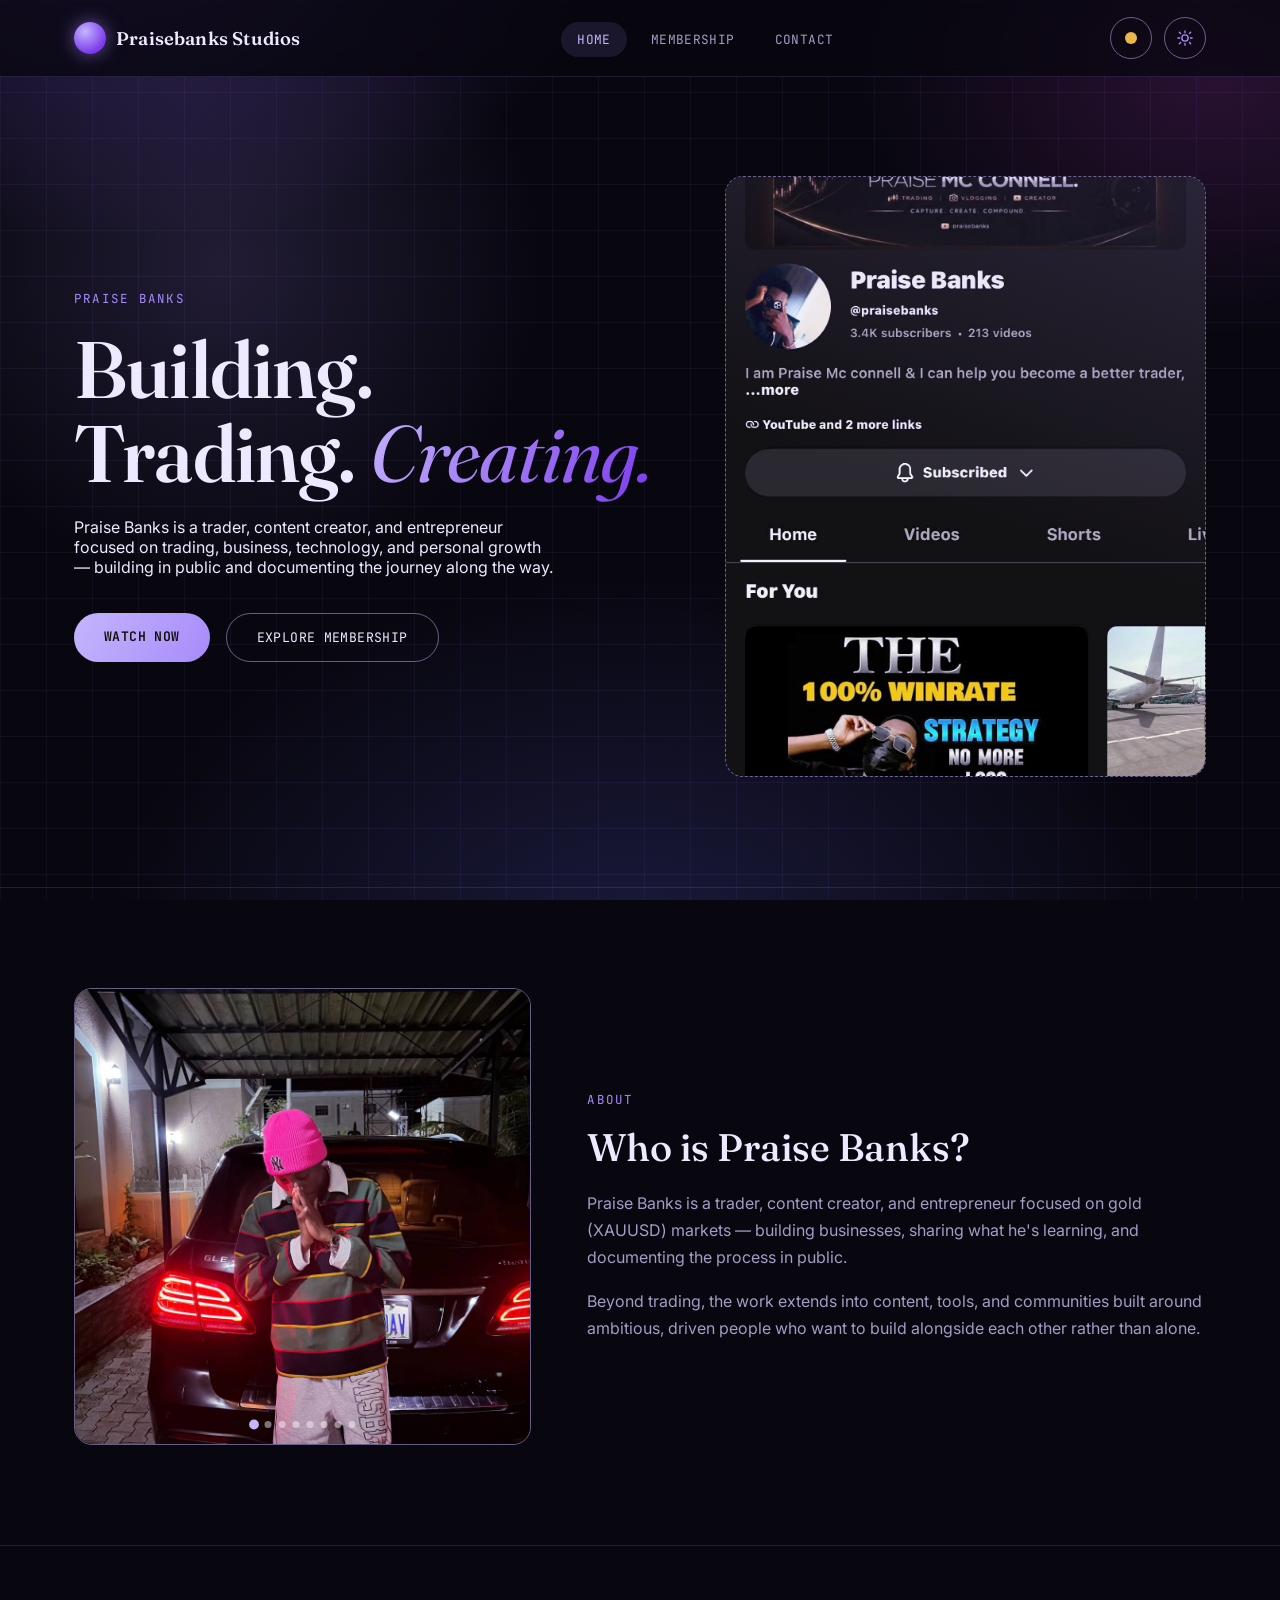
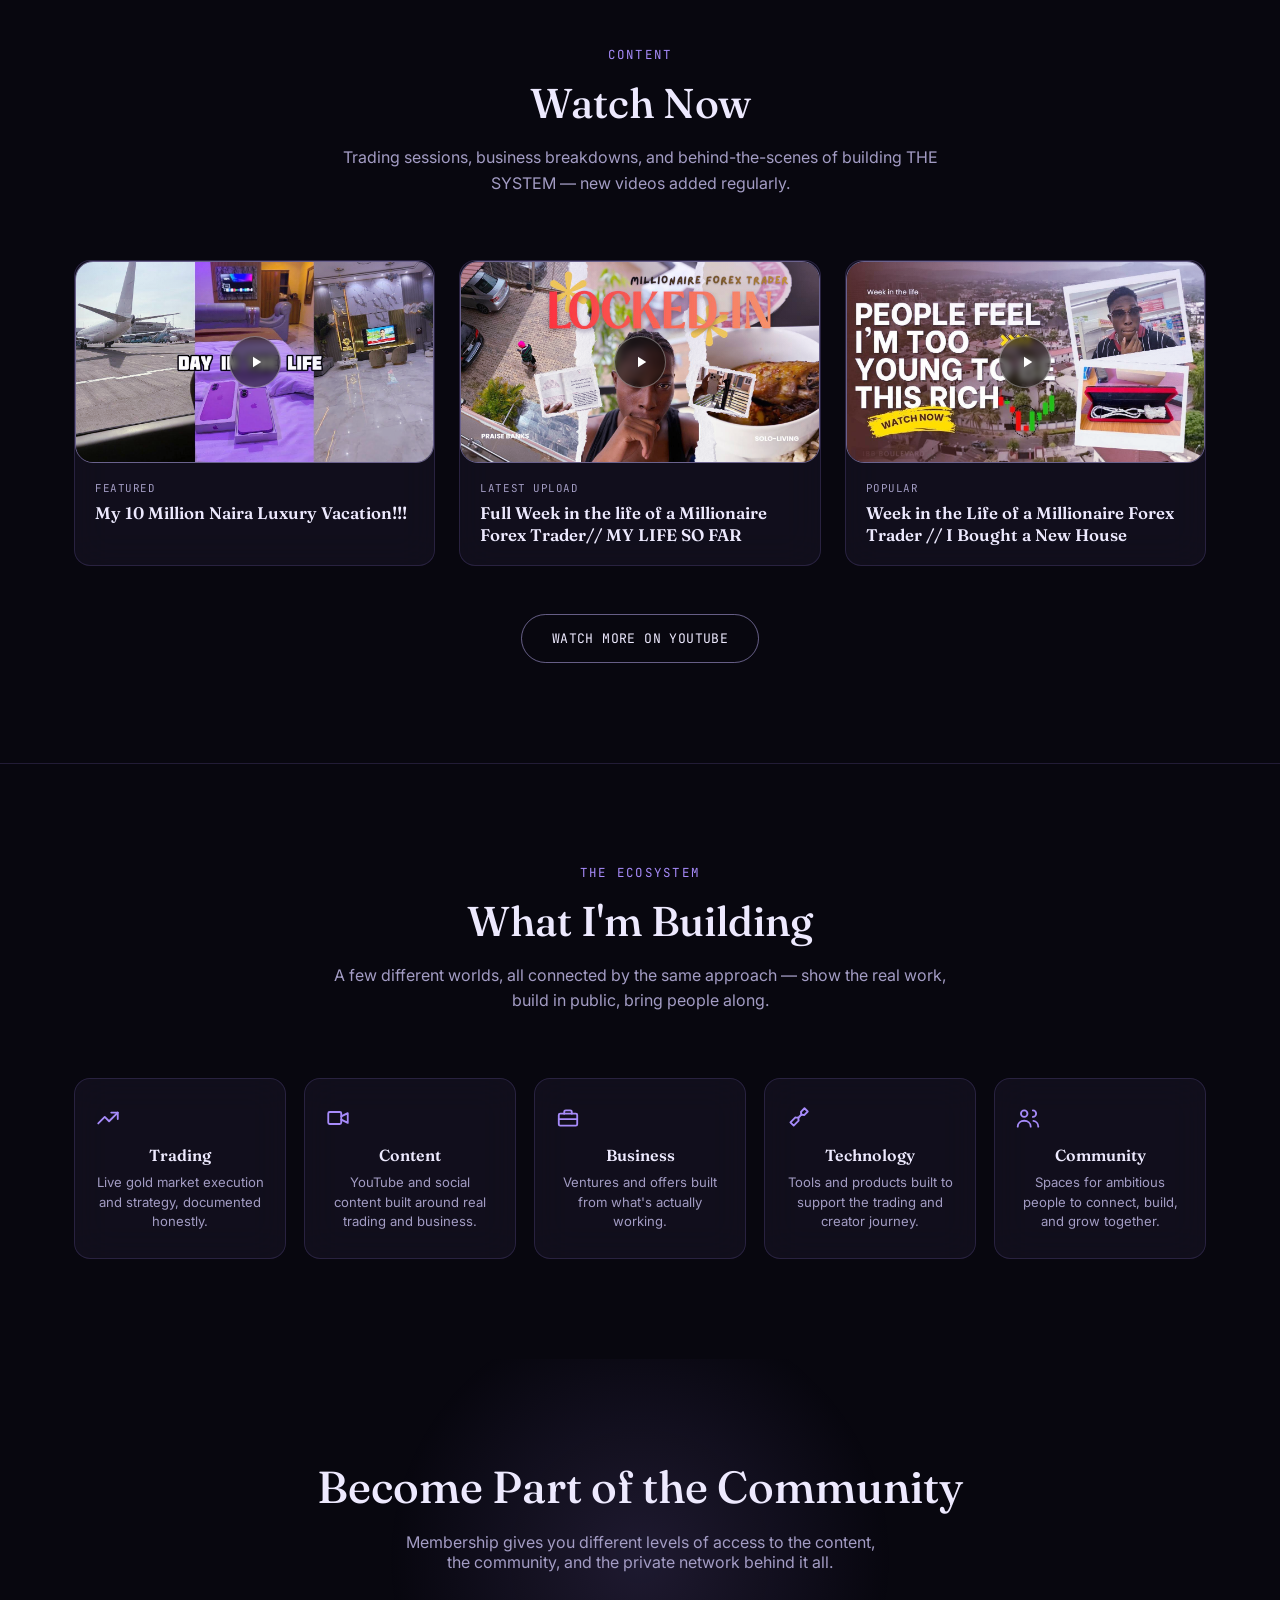
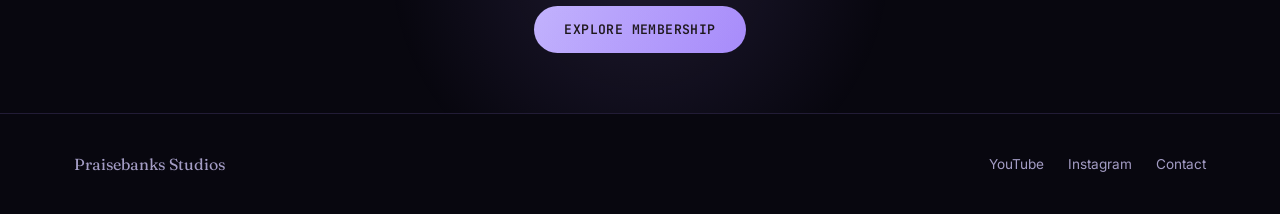
<file: index.html>
<!DOCTYPE html>
<html lang="en" data-palette="purple" data-mode="dark">
<head>
<meta charset="UTF-8">
<meta name="viewport" content="width=device-width, initial-scale=1.0">
<title>Praise Banks — Trader, Creator, Builder</title>
<link rel="icon" type="image/svg+xml" href="data:image/svg+xml,%3Csvg xmlns='http://www.w3.org/2000/svg' viewBox='0 0 64 64'%3E%3Cdefs%3E%3CradialGradient id='g' cx='38%25' cy='32%25' r='75%25'%3E%3Cstop offset='0%25' stop-color='%23b79bf5'/%3E%3Cstop offset='100%25' stop-color='%236d4fbf'/%3E%3C/radialGradient%3E%3C/defs%3E%3Crect width='64' height='64' rx='14' fill='%230b0a08'/%3E%3Ccircle cx='32' cy='32' r='19' fill='url(%23g)'/%3E%3C/svg%3E">
<link rel="preconnect" href="https://fonts.googleapis.com">
<link rel="preconnect" href="https://fonts.gstatic.com" crossorigin>
<link href="https://fonts.googleapis.com/css2?family=Fraunces:opsz,wght@9..144,300;9..144,400;9..144,500;9..144,600;9..144,700&family=Inter:wght@400;500;600&family=JetBrains+Mono:wght@400;500;600&display=swap" rel="stylesheet">
<link rel="stylesheet" href="shared.css">
<link rel="stylesheet" href="home.css">
</head>
<body>

<!-- Page transition loader: SVG progress bar, shows automatically on any
     internal navigation with a guaranteed minimum visible duration. -->
<div class="page-loader" id="pageLoader" aria-hidden="true">
  <svg class="page-loader-svg" viewBox="0 0 100 4" preserveAspectRatio="none">
    <rect class="page-loader-track" x="0" y="0" width="100" height="4"></rect>
    <rect class="page-loader-fill" id="pageLoaderFill" x="0" y="0" width="100" height="4"></rect>
  </svg>
</div>

<!-- Full-screen dim mask with a centered 3D-style orbiting-rings SVG loader.
     Runs in sync with the top progress bar above. -->
<div class="page-loader-mask" id="pageLoaderMask" aria-hidden="true">
  <div class="loader-3d">
    <svg class="loader-ring-svg loader-ring-a" viewBox="0 0 100 100">
      <defs>
        <linearGradient id="loaderGrad" x1="0%" y1="0%" x2="100%" y2="100%">
          <stop class="loader-stop-a" offset="0%"></stop>
          <stop class="loader-stop-b" offset="100%"></stop>
        </linearGradient>
      </defs>
      <circle class="loader-ring-stroke" cx="50" cy="50" r="42" stroke-width="1.5" opacity="0.35"></circle>
      <circle class="loader-dot loader-dot-a" cx="92" cy="50" r="5"></circle>
    </svg>
    <svg class="loader-ring-svg loader-ring-b" viewBox="0 0 100 100">
      <circle class="loader-ring-stroke" cx="50" cy="50" r="42" stroke-width="1.2" opacity="0.3"></circle>
      <circle class="loader-dot loader-dot-b" cx="92" cy="50" r="4.2"></circle>
    </svg>
    <svg class="loader-ring-svg loader-ring-c" viewBox="0 0 100 100">
      <circle class="loader-ring-stroke" cx="50" cy="50" r="42" stroke-width="1" opacity="0.22"></circle>
      <circle class="loader-dot loader-dot-c" cx="92" cy="50" r="3.5"></circle>
    </svg>
    <svg class="loader-core-svg" viewBox="0 0 100 100">
      <circle class="loader-core" cx="50" cy="50" r="7"></circle>
    </svg>
  </div>
</div>

<!-- Runs immediately, before anything else on the page, so an in-progress
     page transition stays visible with zero gap — no waiting for the full
     main.js file (loaded later, at the end of body) to arrive first. -->
<script>
(function () {
  try {
    if (sessionStorage.getItem('pb-transition-start')) {
      document.getElementById('pageLoader').classList.add('active');
      document.getElementById('pageLoaderMask').classList.add('active');
      var fillEl = document.getElementById('pageLoaderFill');
      fillEl.style.transition = 'none';
      fillEl.style.transform = 'scaleX(0.7)';
    }
  } catch (err) { /* sessionStorage unavailable (e.g. private mode) — ignore */ }
})();
</script>

<nav>
  <div class="wrap">
    <a href="index.html" class="brand"><span class="mark"></span><span class="name">Praisebanks Studios</span></a>
    <ul class="nav-links">
      <li><a href="index.html" class="nav-link active" aria-current="page">Home</a></li>
      <li><a href="membership.html" class="nav-link">Membership</a></li>
      <li><a href="contact.html" class="nav-link">Contact</a></li>
    </ul>
    <div class="nav-right">
      <button class="palette-toggle" id="paletteToggle" aria-label="Switch color theme between gold and purple">
        <svg class="icon-to-gold" viewBox="0 0 24 24"><circle cx="12" cy="12" r="8" fill="#e8b84b"/></svg>
        <svg class="icon-to-purple" viewBox="0 0 24 24"><circle cx="12" cy="12" r="8" fill="#a78bfa"/></svg>
      </button>
      <button class="theme-toggle" id="themeToggle" aria-label="Toggle light and dark mode">
        <svg class="icon-sun" viewBox="0 0 24 24" fill="none" stroke="currentColor" stroke-width="1.8" stroke-linecap="round"><circle cx="12" cy="12" r="4.2"/><path d="M12 2.5v2.4M12 19.1v2.4M4.4 4.4l1.7 1.7M17.9 17.9l1.7 1.7M2.5 12h2.4M19.1 12h2.4M4.4 19.6l1.7-1.7M17.9 6.1l1.7-1.7"/></svg>
        <svg class="icon-moon" viewBox="0 0 24 24" fill="none" stroke="currentColor" stroke-width="1.8" stroke-linecap="round" stroke-linejoin="round"><path d="M20.5 14.7A8.5 8.5 0 1 1 9.3 3.5a7 7 0 0 0 11.2 11.2Z"/></svg>
      </button>
      <button class="menu-toggle" id="menuToggle" aria-label="Toggle menu" aria-expanded="false">
        <span></span><span></span><span></span>
      </button>
    </div>
  </div>
</nav>
<div class="mobile-overlay" id="mobileOverlay">
  <button class="mobile-overlay-close" id="mobileOverlayClose" aria-label="Close menu">&times;</button>
  <a href="index.html" class="mobile-overlay-link active" aria-current="page">Home</a>
  <a href="membership.html" class="mobile-overlay-link">Membership</a>
  <a href="contact.html" class="mobile-overlay-link">Contact</a>
</div>

<!-- ============ HERO ============ -->
<section class="intro-hero">
  <div class="wrap">
    <div>
      <div class="eyebrow">Praise Banks</div>
      <h1>Building. Trading. <em>Creating.</em></h1>
      <p>Praise Banks is a trader, content creator, and entrepreneur focused on trading, business, technology, and personal growth — building in public and documenting the journey along the way.</p>
      <div class="hero-actions">
        <a class="btn-primary" href="#watch">Watch Now</a>
        <a class="btn-ghost" href="membership.html">Explore Membership</a>
      </div>
    </div>
    <div class="img-placeholder media-frame" role="img" aria-label="Praise Banks YouTube channel">
      <img src="images/hero-channel.jpg" alt="Praise Banks YouTube channel page">
    </div>
  </div>
</section>

<!-- ============ ABOUT ============ -->
<section class="about">
  <div class="wrap">
    <div class="about-slideshow" aria-label="Photos of Praise Banks">
      <div class="slide active"><img src="images/slide-01.jpg" alt="Praise Banks"></div>
      <div class="slide"><img src="images/slide-02.jpg" alt="Praise Banks"></div>
      <div class="slide"><img src="images/slide-03.jpg" alt="Praise Banks"></div>
      <div class="slide"><img src="images/slide-04.jpg" alt="Praise Banks"></div>
      <div class="slide"><img src="images/slide-05.jpg" alt="Praise Banks"></div>
      <div class="slide"><img src="images/slide-06.jpg" alt="Praise Banks"></div>
      <div class="slide"><img src="images/slide-07.jpg" alt="Praise Banks"></div>
      <div class="slide"><img src="images/slide-08.jpg" alt="Praise Banks"></div>
      <div class="slideshow-dots">
        <button class="active" aria-label="Slide 1"></button>
        <button aria-label="Slide 2"></button>
        <button aria-label="Slide 3"></button>
        <button aria-label="Slide 4"></button>
        <button aria-label="Slide 5"></button>
        <button aria-label="Slide 6"></button>
        <button aria-label="Slide 7"></button>
        <button aria-label="Slide 8"></button>
      </div>
    </div>
    <div class="about-copy">
      <div class="eyebrow">About</div>
      <h2>Who is Praise Banks?</h2>
      <p>Praise Banks is a trader, content creator, and entrepreneur focused on gold (XAUUSD) markets — building businesses, sharing what he's learning, and documenting the process in public.</p>
      <p>Beyond trading, the work extends into content, tools, and communities built around ambitious, driven people who want to build alongside each other rather than alone.</p>
    </div>
  </div>
</section>

<!-- ============ WATCH NOW ============ -->
<section class="watch-now" id="watch">
  <div class="wrap">
    <div class="section-head">
      <div class="eyebrow">Content</div>
      <h2>Watch Now</h2>
      <p>Trading sessions, business breakdowns, and behind-the-scenes of building THE SYSTEM — new videos added regularly.</p>
    </div>
    <div class="video-grid">
      <a class="video-card" href="https://youtu.be/islNsD-AgdE?si=B0fhp9G1GIPI69iL" target="_blank" rel="noopener">
        <div class="video-thumb media-frame">
          <img src="images/video-featured.jpg" alt="My 10 Million Naira Luxury Vacation!!! thumbnail">
          <div class="play-btn"><span><svg viewBox="0 0 24 24" fill="currentColor"><path d="M8 5v14l11-7z"/></svg></span></div>
        </div>
        <div class="video-info">
          <span class="video-label">Featured</span>
          <h3>My 10 Million Naira Luxury Vacation!!!</h3>
        </div>
      </a>
      <a class="video-card" href="https://youtu.be/pZjhqaFzwzk?si=QSX8kgxTStxgOCfb" target="_blank" rel="noopener">
        <div class="video-thumb media-frame">
          <img src="images/video-latest.jpg" alt="Full Week in the life of a Millionaire Forex Trader// MY LIFE SO FAR">
          <div class="play-btn"><span><svg viewBox="0 0 24 24" fill="currentColor"><path d="M8 5v14l11-7z"/></svg></span></div>
        </div>
        <div class="video-info">
          <span class="video-label">Latest upload</span>
          <h3>Full Week in the life of a Millionaire Forex Trader// MY LIFE SO FAR</h3>
        </div>
      </a>
      <a class="video-card" href="https://youtu.be/9UzXkX_WsuM?si=tNo1rd0cEZvp7kFr" target="_blank" rel="noopener">
        <div class="video-thumb media-frame">
          <img src="images/video-popular.jpg" alt="Week in the life of a Millionaire Forex trader — I Bought A New House thumbnail">
          <div class="play-btn"><span><svg viewBox="0 0 24 24" fill="currentColor"><path d="M8 5v14l11-7z"/></svg></span></div>
        </div>
        <div class="video-info">
          <span class="video-label">Popular</span>
          <h3>Week in the Life of a Millionaire Forex Trader // I Bought a New House</h3>
        </div>
      </a>
    </div>
    <div class="watch-now-footer">
      <a class="btn-ghost" href="https://youtube.com/@praisebanks?si=7B3ha9k2T8dchtSO" target="_blank" rel="noopener">Watch More on YouTube</a>
    </div>
  </div>
</section>

<!-- ============ WHAT I'M BUILDING ============ -->
<section class="building">
  <div class="wrap">
    <div class="section-head">
      <div class="eyebrow">The Ecosystem</div>
      <h2>What I'm Building</h2>
      <p>A few different worlds, all connected by the same approach — show the real work, build in public, bring people along.</p>
    </div>
    <div class="building-grid">
      <div class="building-item">
        <span class="building-icon"><svg viewBox="0 0 24 24" fill="none" stroke="currentColor" stroke-width="1.7" stroke-linecap="round" stroke-linejoin="round"><path d="M3 17l6-6l4 4l8-8"/><path d="M15 7h6v6"/></svg></span>
        <h3>Trading</h3>
        <p>Live gold market execution and strategy, documented honestly.</p>
      </div>
      <div class="building-item">
        <span class="building-icon"><svg viewBox="0 0 24 24" fill="none" stroke="currentColor" stroke-width="1.7" stroke-linecap="round" stroke-linejoin="round"><rect x="3" y="6.5" width="12" height="11" rx="1.3"/><path d="M15 10.5L21 7.5V16.5L15 13.5"/></svg></span>
        <h3>Content</h3>
        <p>YouTube and social content built around real trading and business.</p>
      </div>
      <div class="building-item">
        <span class="building-icon"><svg viewBox="0 0 24 24" fill="none" stroke="currentColor" stroke-width="1.7" stroke-linecap="round" stroke-linejoin="round"><rect x="3.5" y="8" width="17" height="11" rx="1.3"/><path d="M8.5 8V6.3c0-.7.6-1.3 1.4-1.3h4.2c.8 0 1.4.6 1.4 1.3V8"/><path d="M3.5 13h17"/></svg></span>
        <h3>Business</h3>
        <p>Ventures and offers built from what's actually working.</p>
      </div>
      <div class="building-item">
        <span class="building-icon"><svg viewBox="0 0 24 24" fill="none" stroke="currentColor" stroke-width="1.7" stroke-linecap="round" stroke-linejoin="round"><path d="M14.7 6.3a4 4 0 0 1-5.1 5.1L5 16l3 3l4.6-4.6a4 4 0 0 1 5.1-5.1L21 6l-3-3l-3.3 3.3Z"/></svg></span>
        <h3>Technology</h3>
        <p>Tools and products built to support the trading and creator journey.</p>
      </div>
      <div class="building-item">
        <span class="building-icon"><svg viewBox="0 0 24 24" fill="none" stroke="currentColor" stroke-width="1.7" stroke-linecap="round" stroke-linejoin="round"><path d="M8.5 11a3 3 0 1 0 0-6 3 3 0 0 0 0 6Z"/><path d="M2.5 20c0-3.3 2.7-5.5 6-5.5s6 2.2 6 5.5"/><path d="M16.5 11a3 3 0 1 0 0-6"/><path d="M21.5 20c0-2.8-2.1-5-4.5-5.4"/></svg></span>
        <h3>Community</h3>
        <p>Spaces for ambitious people to connect, build, and grow together.</p>
      </div>
    </div>
  </div>
</section>

<!-- ============ MEMBERSHIP CTA ============ -->
<section class="footer-cta">
  <div class="wrap">
    <h2>Become Part of the Community</h2>
    <p>Membership gives you different levels of access to the content, the community, and the private network behind it all.</p>
    <a class="btn-primary" href="membership.html">Explore Membership</a>
  </div>
</section>

<footer>
  <div class="wrap">
    <div class="footer-brand">Praisebanks Studios</div>
    <div class="footer-links">
      <a href="https://youtube.com/@praisebanks?si=7B3ha9k2T8dchtSO" target="_blank" rel="noopener">YouTube</a>
      <a href="https://instagram.com/praisebanks" target="_blank" rel="noopener">Instagram</a>
      <a href="contact.html">Contact</a>
    </div>
  </div>
</footer>

<script src="main.js"></script>
</body>
</html>
</file>
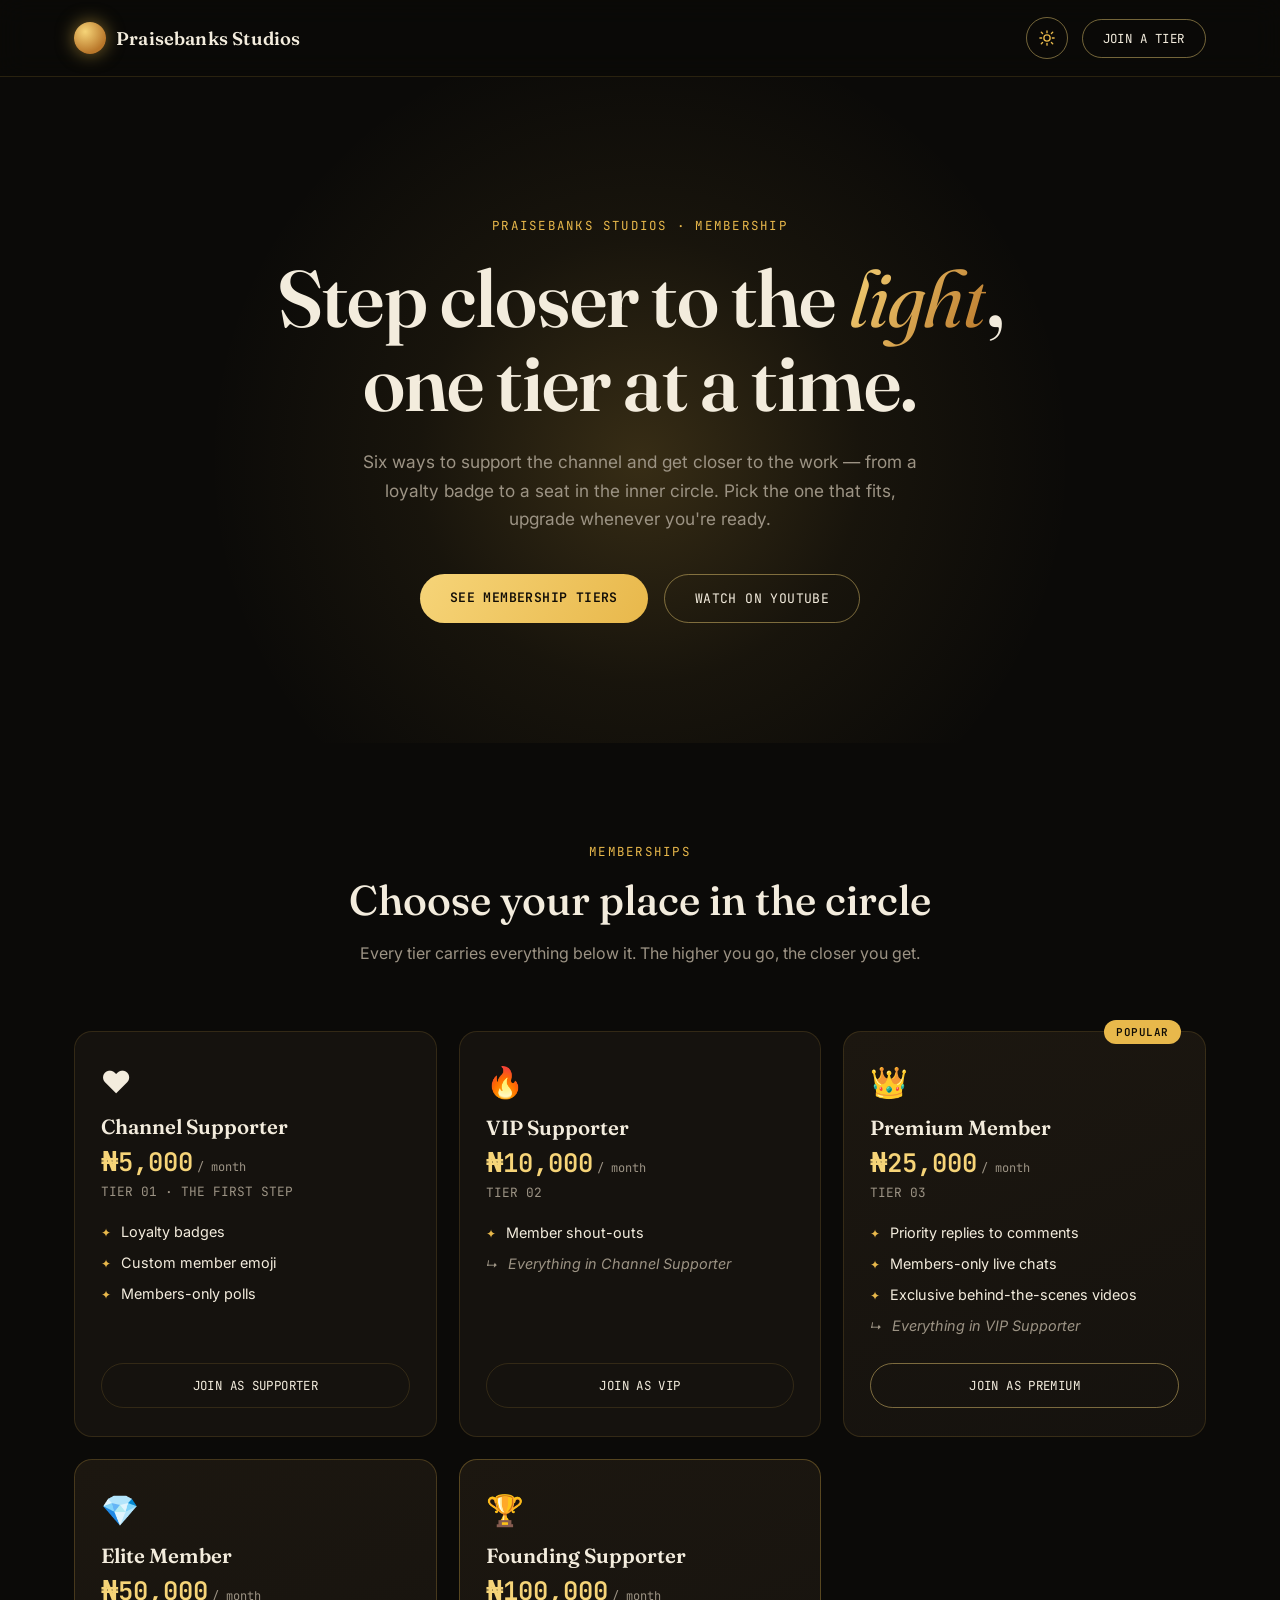
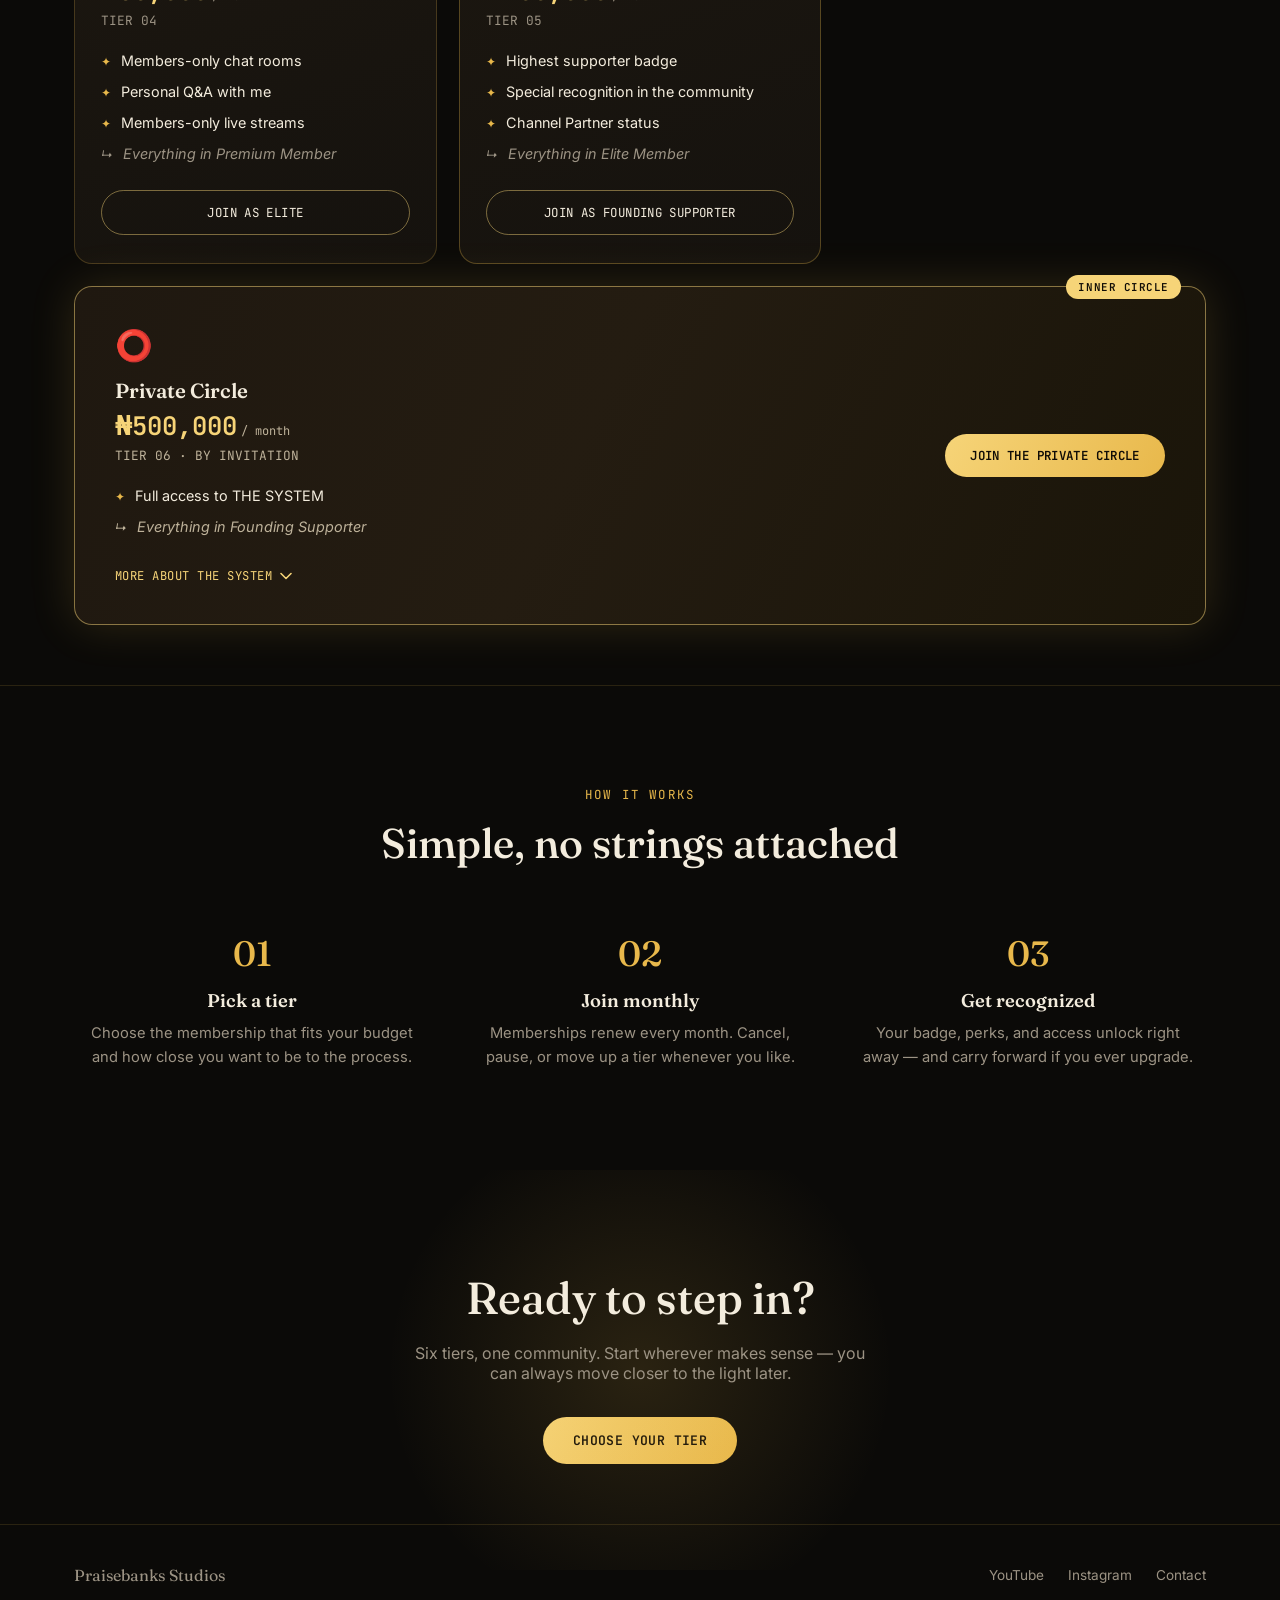
<file: Praise Banks Studious/index.html>
<!DOCTYPE html>
<html lang="en">
<head>
<meta charset="UTF-8">
<meta name="viewport" content="width=device-width, initial-scale=1.0">
<title>Praisebanks Studios — Memberships</title>
<link rel="icon" type="image/svg+xml" href="data:image/svg+xml,%3Csvg xmlns='http://www.w3.org/2000/svg' viewBox='0 0 64 64'%3E%3Cdefs%3E%3CradialGradient id='g' cx='38%25' cy='32%25' r='75%25'%3E%3Cstop offset='0%25' stop-color='%23f6d478'/%3E%3Cstop offset='100%25' stop-color='%23b9772a'/%3E%3C/radialGradient%3E%3C/defs%3E%3Crect width='64' height='64' rx='14' fill='%230b0a08'/%3E%3Ccircle cx='32' cy='32' r='19' fill='url(%23g)'/%3E%3C/svg%3E">
<link rel="preconnect" href="https://fonts.googleapis.com">
<link rel="preconnect" href="https://fonts.gstatic.com" crossorigin>
<link href="https://fonts.googleapis.com/css2?family=Fraunces:opsz,wght@9..144,300;9..144,400;9..144,500;9..144,600;9..144,700&family=Inter:wght@400;500;600&family=JetBrains+Mono:wght@400;500;600&display=swap" rel="stylesheet">
<style>
  :root{
    --bg: #0b0a08;
    --panel: #15120e;
    --panel-elevated: #1c1710;
    --gold: #e8b84b;
    --gold-bright: #f6d478;
    --amber: #b9772a;
    --text: #f3ecdd;
    --text-muted: #9c9384;
    --border: rgba(232,184,74,0.14);
    --border-bright: rgba(246,212,120,0.45);
    --glow-rgb: 232,184,74;
    --nav-bg: rgba(11,10,8,0.72);
    --card-shadow: none;
    --card-shadow-elevated: none;
    --card-shadow-t6: none;
  }

  [data-theme="light"]{
    --bg: #fbf1de;
    --panel: #fffaf0;
    --panel-elevated: #fff1d2;
    --gold: #a8601c;
    --gold-bright: #c9791f;
    --amber: #8a4e18;
    --text: #2a1f10;
    --text-muted: #7d6c50;
    --border: rgba(168,96,28,0.18);
    --border-bright: rgba(168,96,28,0.5);
    --glow-rgb: 201,121,31;
    --nav-bg: rgba(251,241,222,0.78);
    --card-shadow: 0 6px 28px rgba(120,74,16,0.10);
    --card-shadow-elevated: 0 14px 44px rgba(120,74,16,0.16);
    --card-shadow-t6: 0 18px 56px rgba(120,74,16,0.22);
  }

  [data-theme="light"] body{
    background:
      radial-gradient(ellipse 900px 500px at 50% -10%, rgba(233,166,64,0.24), transparent 60%),
      linear-gradient(180deg, #fef8ec 0%, #fbf1de 55%, #f7e8c9 100%);
  }
  [data-theme="light"] .tier-card{ box-shadow: var(--card-shadow); }
  [data-theme="light"] .tier-card.t3,
  [data-theme="light"] .tier-card.t4,
  [data-theme="light"] .tier-card.t5{ box-shadow: var(--card-shadow-elevated); }
  [data-theme="light"] .tier-card.t6{ box-shadow: var(--card-shadow-t6); }

  *{ box-sizing: border-box; margin:0; padding:0; }
  html{ scroll-behavior: smooth; }

  body{
    background: var(--bg);
    color: var(--text);
    font-family: 'Inter', sans-serif;
    -webkit-font-smoothing: antialiased;
    overflow-x: hidden;
    transition: background-color .35s ease, color .35s ease;
  }

  @media (prefers-reduced-motion: reduce){
    *{ animation-duration: 0.01ms !important; animation-iteration-count: 1 !important; transition-duration: 0.01ms !important; scroll-behavior: auto !important; }
  }

  a{ color: inherit; text-decoration: none; }
  :focus-visible{ outline: 2px solid var(--gold-bright); outline-offset: 3px; }

  .wrap{ max-width: 1180px; margin: 0 auto; padding: 0 24px; }

  /* ---------- NAV ---------- */
  nav{
    position: sticky; top:0; z-index: 50;
    backdrop-filter: blur(14px);
    background: var(--nav-bg);
    border-bottom: 1px solid var(--border);
  }
  nav .wrap{ display:flex; align-items:center; justify-content:space-between; height: 76px; }
  .brand{ display:flex; align-items:center; gap:10px; font-family:'Fraunces', serif; font-weight:600; font-size: 1.15rem; letter-spacing: 0.01em; }
  .brand .mark{
    width: 32px; height: 32px; border-radius: 50%;
    background: radial-gradient(circle at 35% 30%, var(--gold-bright), var(--amber) 70%);
    box-shadow: 0 0 18px rgba(var(--glow-rgb),0.55);
    flex-shrink: 0;
  }
  .nav-cta{
    font-family:'JetBrains Mono', monospace; font-size: 0.78rem; letter-spacing: 0.04em;
    text-transform: uppercase; padding: 10px 20px; border: 1px solid var(--border-bright);
    border-radius: 999px; transition: all .25s ease; white-space: nowrap;
  }
  .nav-cta:hover{ background: var(--gold); color:#100c06; box-shadow: 0 0 24px rgba(var(--glow-rgb),0.4); }

  .nav-right{ display:flex; align-items:center; gap: 14px; }

  .theme-toggle{
    width: 42px; height: 42px; border-radius: 50%;
    border: 1px solid var(--border-bright); background: transparent;
    display:flex; align-items:center; justify-content:center; cursor:pointer;
    color: var(--gold); transition: all .25s ease; flex-shrink:0;
  }
  .theme-toggle:hover{ background: rgba(var(--glow-rgb),0.1); }
  .theme-toggle svg{ width: 18px; height: 18px; }
  .theme-toggle .icon-moon{ display:none; }
  [data-theme="light"] .theme-toggle .icon-sun{ display:none; }
  [data-theme="light"] .theme-toggle .icon-moon{ display:block; }

  /* ---------- HERO ---------- */
  .hero{
    position: relative;
    padding: 140px 0 120px;
    text-align: center;
    overflow: hidden;
  }
  .hero::before{
    content:''; position:absolute; top: -10%; left:50%; transform: translateX(-50%);
    width: 900px; height: 900px; max-width: 200vw;
    background: radial-gradient(circle, rgba(var(--glow-rgb),0.20) 0%, rgba(var(--glow-rgb),0.06) 35%, transparent 68%);
    pointer-events:none;
    animation: breathe 8s ease-in-out infinite;
  }
  @keyframes breathe{ 0%,100%{ opacity:0.85; } 50%{ opacity:1; } }

  .eyebrow{
    position:relative; font-family:'JetBrains Mono', monospace; font-size: 0.78rem;
    letter-spacing: 0.18em; text-transform: uppercase; color: var(--gold);
    margin-bottom: 22px;
  }
  h1{
    position:relative;
    font-family:'Fraunces', serif; font-weight: 600; font-optical-sizing: auto;
    font-size: clamp(2.5rem, 6.5vw, 5rem);
    line-height: 1.05;
    letter-spacing: -0.01em;
    max-width: 820px; margin: 0 auto 24px;
  }
  h1 em{
    font-style: italic; font-weight: 400;
    background: linear-gradient(120deg, var(--gold-bright), var(--amber));
    -webkit-background-clip: text; background-clip: text; color: transparent;
  }
  .hero p{
    position:relative;
    max-width: 560px; margin: 0 auto 40px;
    color: var(--text-muted); font-size: 1.08rem; line-height: 1.65;
  }
  .hero-actions{ position:relative; display:flex; gap:16px; justify-content:center; flex-wrap: wrap; }
  .btn-primary, .btn-ghost{
    font-family:'JetBrains Mono', monospace; font-size: 0.82rem; letter-spacing:0.03em;
    text-transform: uppercase; padding: 15px 30px; border-radius: 999px; transition: all .25s ease;
    display:inline-block;
  }
  .btn-primary{ background: linear-gradient(120deg, var(--gold-bright), var(--gold)); color:#100c06; font-weight:600; }
  .btn-primary:hover{ box-shadow: 0 0 32px rgba(var(--glow-rgb),0.5); transform: translateY(-2px); }
  .btn-ghost{ border: 1px solid var(--border-bright); }
  .btn-ghost:hover{ background: rgba(var(--glow-rgb),0.08); }

  /* ---------- SECTION HEADS ---------- */
  .section-head{ text-align:center; max-width: 640px; margin: 0 auto 64px; }
  .section-head .eyebrow{ margin-bottom: 16px; }
  .section-head h2{
    font-family:'Fraunces', serif; font-weight: 500; font-size: clamp(1.8rem, 3.6vw, 2.6rem);
    line-height: 1.2; margin-bottom: 16px;
  }
  .section-head p{ color: var(--text-muted); font-size: 1rem; line-height: 1.6; }

  /* ---------- TIERS ---------- */
  .tiers{ padding: 100px 0 60px; }
  .tier-grid{
    display: grid; grid-template-columns: repeat(3, 1fr); gap: 22px;
  }
  .tier-card{
    position: relative;
    background: var(--panel);
    border: 1px solid var(--border);
    border-radius: 18px;
    padding: 32px 26px 28px;
    display: flex; flex-direction: column;
    transition: transform .3s ease, box-shadow .3s ease, border-color .3s ease;
    --glow: 0.08;
  }
  .tier-card:hover{ transform: translateY(-6px); border-color: var(--border-bright); }
  .tier-card::after{
    content:''; position:absolute; inset:0; border-radius:18px; pointer-events:none;
    box-shadow: 0 0 0 rgba(var(--glow-rgb),0);
    transition: box-shadow .3s ease;
  }
  .tier-card:hover::after{ box-shadow: 0 0 40px rgba(var(--glow-rgb), var(--glow)); }

  /* Ascending glow — later tiers glow more, feel more "elevated" */
  .tier-card.t1{ --glow: 0.10; }
  .tier-card.t2{ --glow: 0.16; }
  .tier-card.t3{ --glow: 0.24; background: linear-gradient(160deg, var(--panel-elevated), var(--panel)); }
  .tier-card.t4{ --glow: 0.32; background: linear-gradient(160deg, var(--panel-elevated), var(--panel)); border-color: rgba(var(--glow-rgb),0.22); }
  .tier-card.t5{ --glow: 0.42; background: linear-gradient(160deg, var(--panel-elevated), var(--panel)); border-color: rgba(var(--glow-rgb),0.30); }
  .tier-card.t6{
    --glow: 0.55; grid-column: span 3;
    background: linear-gradient(115deg, #1f1810, #241c11 45%, #1a1509);
    border: 1px solid rgba(246,212,120,0.5);
    box-shadow: 0 0 46px rgba(var(--glow-rgb),0.16);
    padding: 40px 40px;
    flex-direction: row; align-items: center; gap: 36px; justify-content: space-between; flex-wrap: wrap;
    /* This card is always the dark "inner circle" accent, regardless of site theme —
       lock its text colors so they stay readable against its own dark background. */
    --text: #f3ecdd;
    --text-muted: #beb29a;
    --gold: #e8b84b;
    --gold-bright: #f6d478;
    --glow-rgb: 232,184,74;
  }
  .tier-card.t6 .tier-body{ flex: 1; min-width: 260px; }
  .tier-card.t6 .tier-cta{ align-self: center; min-width: 220px; }

  .tier-icon{ font-size: 1.9rem; margin-bottom: 14px; display:block; }
  .tier-name{ font-family:'Fraunces', serif; font-weight: 600; font-size: 1.28rem; margin-bottom: 6px; }
  .tier-price{
    font-family:'JetBrains Mono', monospace; font-size: 1.6rem; font-weight: 600;
    color: var(--gold-bright); margin-bottom: 4px;
  }
  .tier-price span{ font-size: 0.75rem; color: var(--text-muted); font-weight: 400; margin-left: 4px; }
  .tier-sub{ font-size: 0.8rem; color: var(--text-muted); margin-bottom: 22px; font-family:'JetBrains Mono', monospace; }

  .tier-features{ list-style:none; display:flex; flex-direction:column; gap: 11px; margin-bottom: 26px; flex:1; }
  .tier-features li{ display:flex; gap: 10px; font-size: 0.9rem; color: var(--text); line-height:1.4; align-items:flex-start; }
  .tier-features li::before{
    content:'✦'; color: var(--gold); font-size: 0.75rem; margin-top: 3px; flex-shrink:0;
  }
  .tier-features li.inherit{ color: var(--text-muted); font-style: italic; }
  .tier-features li.inherit::before{ content:'↳'; color: var(--text-muted); }

  .tier-cta{
    display:block; text-align:center; padding: 13px 20px; border-radius: 999px;
    font-family:'JetBrains Mono', monospace; font-size: 0.78rem; letter-spacing:0.03em;
    text-transform: uppercase; border: 1px solid var(--border-bright);
    transition: all .25s ease;
  }
  .tier-card.t1 .tier-cta, .tier-card.t2 .tier-cta{ border-color: var(--border); }
  .tier-cta:hover{ background: var(--gold); color:#100c06; box-shadow: 0 0 22px rgba(var(--glow-rgb),0.4); }
  .tier-card.t6 .tier-cta{ background: linear-gradient(120deg, var(--gold-bright), var(--gold)); color:#100c06; font-weight:600; border:none; }
  .tier-card.t6 .tier-cta:hover{ box-shadow: 0 0 32px rgba(var(--glow-rgb),0.55); }

  .system-toggle{
    display: inline-flex; align-items: center; gap: 8px;
    background: none; border: none; cursor: pointer;
    font-family:'JetBrains Mono', monospace; font-size: 0.76rem; letter-spacing: 0.04em;
    text-transform: uppercase; color: var(--gold-bright);
    padding: 0; margin-top: 4px;
  }
  .system-toggle .chev{ transition: transform .3s ease; }
  .system-toggle[aria-expanded="true"] .chev{ transform: rotate(180deg); }
  .system-toggle:hover{ color: var(--gold); }

  .system-panel{
    max-height: 0; overflow: hidden; transition: max-height .4s ease, margin-top .4s ease;
    margin-top: 0;
  }
  .system-panel.open{ max-height: 900px; margin-top: 18px; }
  .system-list{
    list-style: none; display: flex; flex-direction: column; gap: 10px;
    border-top: 1px solid rgba(var(--glow-rgb),0.18); padding-top: 18px;
  }
  .system-intro{
    font-family: 'Fraunces', serif; font-style: italic; font-weight: 400;
    font-size: 0.98rem; line-height: 1.55; color: var(--gold-bright);
    border-top: 1px solid rgba(var(--glow-rgb),0.18); padding-top: 18px;
  }
  .system-panel .system-list{ border-top: none; padding-top: 16px; }
  .system-list li{
    display: flex; gap: 10px; align-items: flex-start;
    font-size: 0.86rem; line-height: 1.5; color: var(--text);
  }
  .system-list li span{ flex-shrink: 0; }

  .badge-top{
    position:absolute; top:-12px; right: 24px;
    background: var(--gold); color:#100c06; font-family:'JetBrains Mono', monospace;
    font-size: 0.68rem; letter-spacing:0.05em; text-transform:uppercase;
    padding: 5px 12px; border-radius: 999px; font-weight:600;
  }
  .badge-inner{
    background: var(--gold-bright);
  }

  /* ---------- HOW IT WORKS ---------- */
  .how{ padding: 100px 0; border-top: 1px solid var(--border); }
  .how-grid{ display:grid; grid-template-columns: repeat(3,1fr); gap: 32px; }
  .how-item{ text-align:center; padding: 0 12px; }
  .how-num{
    font-family:'Fraunces', serif; font-size: 2.2rem; color: var(--gold);
    margin-bottom: 14px; font-weight: 500;
  }
  .how-item h3{ font-family:'Fraunces', serif; font-size: 1.15rem; font-weight:600; margin-bottom: 10px; }
  .how-item p{ color: var(--text-muted); font-size: 0.92rem; line-height: 1.6; }

  /* ---------- FOOTER CTA ---------- */
  .footer-cta{
    padding: 100px 0 60px; text-align:center; position:relative;
  }
  .footer-cta::before{
    content:''; position:absolute; top:0; left:50%; transform:translateX(-50%);
    width:600px; height:400px; max-width:180vw;
    background: radial-gradient(circle, rgba(var(--glow-rgb),0.14), transparent 70%);
    pointer-events:none;
  }
  .footer-cta h2{ font-family:'Fraunces', serif; font-size: clamp(1.9rem,4vw,2.8rem); font-weight:500; margin-bottom: 18px; position:relative; }
  .footer-cta p{ color: var(--text-muted); max-width: 480px; margin: 0 auto 34px; position:relative; }

  footer{ border-top: 1px solid var(--border); padding: 40px 0; }
  footer .wrap{ display:flex; justify-content:space-between; align-items:center; flex-wrap:wrap; gap:20px; }
  .footer-brand{ font-family:'Fraunces', serif; font-size:1rem; color: var(--text-muted); }
  .footer-links{ display:flex; gap: 24px; }
  .footer-links a{ font-size: 0.85rem; color: var(--text-muted); transition: color .2s ease; }
  .footer-links a:hover{ color: var(--gold); }

  /* ---------- RESPONSIVE ---------- */
  @media (max-width: 880px){
    .tier-grid{ grid-template-columns: repeat(2,1fr); }
    .tier-card.t6{ grid-column: span 2; flex-direction: column; align-items: stretch; text-align:left; }
    .tier-card.t6 .tier-cta{ align-self: stretch; }
    .how-grid{ grid-template-columns: 1fr; gap: 40px; }
  }
  @media (max-width: 620px){
    .hero{ padding: 110px 0 80px; }
    .tier-grid{ grid-template-columns: 1fr; }
    .tier-card.t6{ grid-column: span 1; }
    nav .wrap{ height: 66px; }
    .brand span.name{ font-size: 1rem; }
    .nav-cta{ padding: 8px 14px; font-size: 0.7rem; }
    .hero-actions{ flex-direction: column; align-items: stretch; }
    footer .wrap{ flex-direction: column; text-align:center; }
  }
</style>
</head>
<body>

<nav>
  <div class="wrap">
    <div class="brand"><span class="mark"></span><span class="name">Praisebanks Studios</span></div>
    <div class="nav-right">
      <button class="theme-toggle" id="themeToggle" aria-label="Toggle light and dark mode">
        <svg class="icon-sun" viewBox="0 0 24 24" fill="none" stroke="currentColor" stroke-width="1.8" stroke-linecap="round"><circle cx="12" cy="12" r="4.2"/><path d="M12 2.5v2.4M12 19.1v2.4M4.4 4.4l1.7 1.7M17.9 17.9l1.7 1.7M2.5 12h2.4M19.1 12h2.4M4.4 19.6l1.7-1.7M17.9 6.1l1.7-1.7"/></svg>
        <svg class="icon-moon" viewBox="0 0 24 24" fill="none" stroke="currentColor" stroke-width="1.8" stroke-linecap="round" stroke-linejoin="round"><path d="M20.5 14.7A8.5 8.5 0 1 1 9.3 3.5a7 7 0 0 0 11.2 11.2Z"/></svg>
      </button>
      <a class="nav-cta" href="#tiers">Join a Tier</a>
    </div>
  </div>
</nav>

<section class="hero">
  <div class="wrap">
    <div class="eyebrow">Praisebanks Studios · Membership</div>
    <h1>Step closer to the <em>light</em>, one tier at a time.</h1>
    <p>Six ways to support the channel and get closer to the work — from a loyalty badge to a seat in the inner circle. Pick the one that fits, upgrade whenever you're ready.</p>
    <div class="hero-actions">
      <a class="btn-primary" href="#tiers">See Membership Tiers</a>
      <a class="btn-ghost" href="https://youtube.com/@praisebanks?si=7B3ha9k2T8dchtSO" target="_blank" rel="noopener">Watch on YouTube</a>
    </div>
  </div>
</section>

<section class="tiers" id="tiers">
  <div class="wrap">
    <div class="section-head">
      <div class="eyebrow">Memberships</div>
      <h2>Choose your place in the circle</h2>
      <p>Every tier carries everything below it. The higher you go, the closer you get.</p>
    </div>

    <div class="tier-grid">

      <div class="tier-card t1">
        <span class="tier-icon">❤️</span>
        <div class="tier-name">Channel Supporter</div>
        <div class="tier-price">₦5,000<span>/ month</span></div>
        <div class="tier-sub">TIER 01 · THE FIRST STEP</div>
        <ul class="tier-features">
          <li>Loyalty badges</li>
          <li>Custom member emoji</li>
          <li>Members-only polls</li>
        </ul>
        <a class="tier-cta" href="https://www.youtube.com/channel/UCQwlkFycHG1pO2MhN8tXKPQ/join" target="_blank" rel="noopener">Join as Supporter</a>
      </div>

      <div class="tier-card t2">
        <span class="tier-icon">🔥</span>
        <div class="tier-name">VIP Supporter</div>
        <div class="tier-price">₦10,000<span>/ month</span></div>
        <div class="tier-sub">TIER 02</div>
        <ul class="tier-features">
          <li>Member shout-outs</li>
          <li class="inherit">Everything in Channel Supporter</li>
        </ul>
        <a class="tier-cta" href="https://www.youtube.com/channel/UCQwlkFycHG1pO2MhN8tXKPQ/join" target="_blank" rel="noopener">Join as VIP</a>
      </div>

      <div class="tier-card t3">
        <span class="badge-top">Popular</span>
        <span class="tier-icon">👑</span>
        <div class="tier-name">Premium Member</div>
        <div class="tier-price">₦25,000<span>/ month</span></div>
        <div class="tier-sub">TIER 03</div>
        <ul class="tier-features">
          <li>Priority replies to comments</li>
          <li>Members-only live chats</li>
          <li>Exclusive behind-the-scenes videos</li>
          <li class="inherit">Everything in VIP Supporter</li>
        </ul>
        <a class="tier-cta" href="https://www.youtube.com/channel/UCQwlkFycHG1pO2MhN8tXKPQ/join" target="_blank" rel="noopener">Join as Premium</a>
      </div>

      <div class="tier-card t4">
        <span class="tier-icon">💎</span>
        <div class="tier-name">Elite Member</div>
        <div class="tier-price">₦50,000<span>/ month</span></div>
        <div class="tier-sub">TIER 04</div>
        <ul class="tier-features">
          <li>Members-only chat rooms</li>
          <li>Personal Q&A with me</li>
          <li>Members-only live streams</li>
          <li class="inherit">Everything in Premium Member</li>
        </ul>
        <a class="tier-cta" href="https://www.youtube.com/channel/UCQwlkFycHG1pO2MhN8tXKPQ/join" target="_blank" rel="noopener">Join as Elite</a>
      </div>

      <div class="tier-card t5">
        <span class="tier-icon">🏆</span>
        <div class="tier-name">Founding Supporter</div>
        <div class="tier-price">₦100,000<span>/ month</span></div>
        <div class="tier-sub">TIER 05</div>
        <ul class="tier-features">
          <li>Highest supporter badge</li>
          <li>Special recognition in the community</li>
          <li>Channel Partner status</li>
          <li class="inherit">Everything in Elite Member</li>
        </ul>
        <a class="tier-cta" href="https://www.youtube.com/channel/UCQwlkFycHG1pO2MhN8tXKPQ/join" target="_blank" rel="noopener">Join as Founding Supporter</a>
      </div>

      <div class="tier-card t6">
        <div class="tier-body">
          <span class="badge-top badge-inner">Inner Circle</span>
          <span class="tier-icon">⭕</span>
          <div class="tier-name">Private Circle</div>
          <div class="tier-price">₦500,000<span>/ month</span></div>
          <div class="tier-sub">TIER 06 · BY INVITATION</div>
          <ul class="tier-features">
            <li>Full access to THE SYSTEM</li>
            <li class="inherit">Everything in Founding Supporter</li>
          </ul>
          <button class="system-toggle" id="systemToggle" aria-expanded="false" aria-controls="systemPanel">
            <span>More about THE SYSTEM</span>
            <svg class="chev" width="12" height="8" viewBox="0 0 12 8" fill="none"><path d="M1 1.5L6 6.5L11 1.5" stroke="currentColor" stroke-width="1.6" stroke-linecap="round" stroke-linejoin="round"/></svg>
          </button>
          <div class="system-panel" id="systemPanel">
            <p class="system-intro">A closed community for ambitious minds to connect, collaborate, build businesses, and create opportunities together.</p>
            <ul class="system-list">
              <li><span>🤝</span> Private monthly meetups — in-person or virtual</li>
              <li><span>💡</span> Business idea sessions — share and develop ideas together</li>
              <li><span>📈</span> Trading discussions — markets, strategies and experiences</li>
              <li><span>🚀</span> Collaboration opportunities — explore projects and businesses together</li>
              <li><span>🧠</span> Private strategy sessions — goals, challenges and opportunities</li>
              <li><span>🔐</span> Private Inner Circle group — exclusive community for members</li>
              <li><span>🎯</span> Personal growth discussions — accountability, goals and development</li>
              <li><span>🤝</span> Networking — connect with other ambitious members</li>
              <li><span>🎥</span> Private calls with you — selected group discussions</li>
              <li><span>💼</span> Early access to business opportunities and projects you choose to share</li>
              <li><span>🏙️</span> Exclusive physical meetups and events when possible</li>
              <li><span>👑</span> Lifetime recognition as an Inner Circle member while subscribed</li>
              <li><span>🌴</span> Members' vacation</li>
            </ul>
          </div>
        </div>
        <a class="tier-cta" href="https://www.youtube.com/channel/UCQwlkFycHG1pO2MhN8tXKPQ/join" target="_blank" rel="noopener">Join the Private Circle</a>
      </div>

    </div>
  </div>
</section>

<section class="how">
  <div class="wrap">
    <div class="section-head">
      <div class="eyebrow">How it works</div>
      <h2>Simple, no strings attached</h2>
    </div>
    <div class="how-grid">
      <div class="how-item">
        <div class="how-num">01</div>
        <h3>Pick a tier</h3>
        <p>Choose the membership that fits your budget and how close you want to be to the process.</p>
      </div>
      <div class="how-item">
        <div class="how-num">02</div>
        <h3>Join monthly</h3>
        <p>Memberships renew every month. Cancel, pause, or move up a tier whenever you like.</p>
      </div>
      <div class="how-item">
        <div class="how-num">03</div>
        <h3>Get recognized</h3>
        <p>Your badge, perks, and access unlock right away — and carry forward if you ever upgrade.</p>
      </div>
    </div>
  </div>
</section>

<section class="footer-cta">
  <div class="wrap">
    <h2>Ready to step in?</h2>
    <p>Six tiers, one community. Start wherever makes sense — you can always move closer to the light later.</p>
    <a class="btn-primary" href="#tiers">Choose Your Tier</a>
  </div>
</section>

<footer>
  <div class="wrap">
    <div class="footer-brand">Praisebanks Studios</div>
    <div class="footer-links">
      <a href="https://youtube.com/@praisebanks?si=7B3ha9k2T8dchtSO" target="_blank" rel="noopener">YouTube</a>
      <a href="#" target="_blank" rel="noopener">Instagram</a>
      <a href="#" target="_blank" rel="noopener">Contact</a>
    </div>
  </div>
</footer>

<script>
  const toggle = document.getElementById('systemToggle');
  const panel = document.getElementById('systemPanel');
  toggle.addEventListener('click', () => {
    const isOpen = panel.classList.toggle('open');
    toggle.setAttribute('aria-expanded', isOpen);
  });

  const themeBtn = document.getElementById('themeToggle');
  const root = document.documentElement;
  const saved = localStorage.getItem('praisebanks-theme');
  if(saved === 'light'){ root.setAttribute('data-theme', 'light'); }
  themeBtn.addEventListener('click', () => {
    const isLight = root.getAttribute('data-theme') === 'light';
    if(isLight){
      root.removeAttribute('data-theme');
      localStorage.setItem('praisebanks-theme', 'dark');
    } else {
      root.setAttribute('data-theme', 'light');
      localStorage.setItem('praisebanks-theme', 'light');
    }
  });
</script>
</body>
</html>
</file>
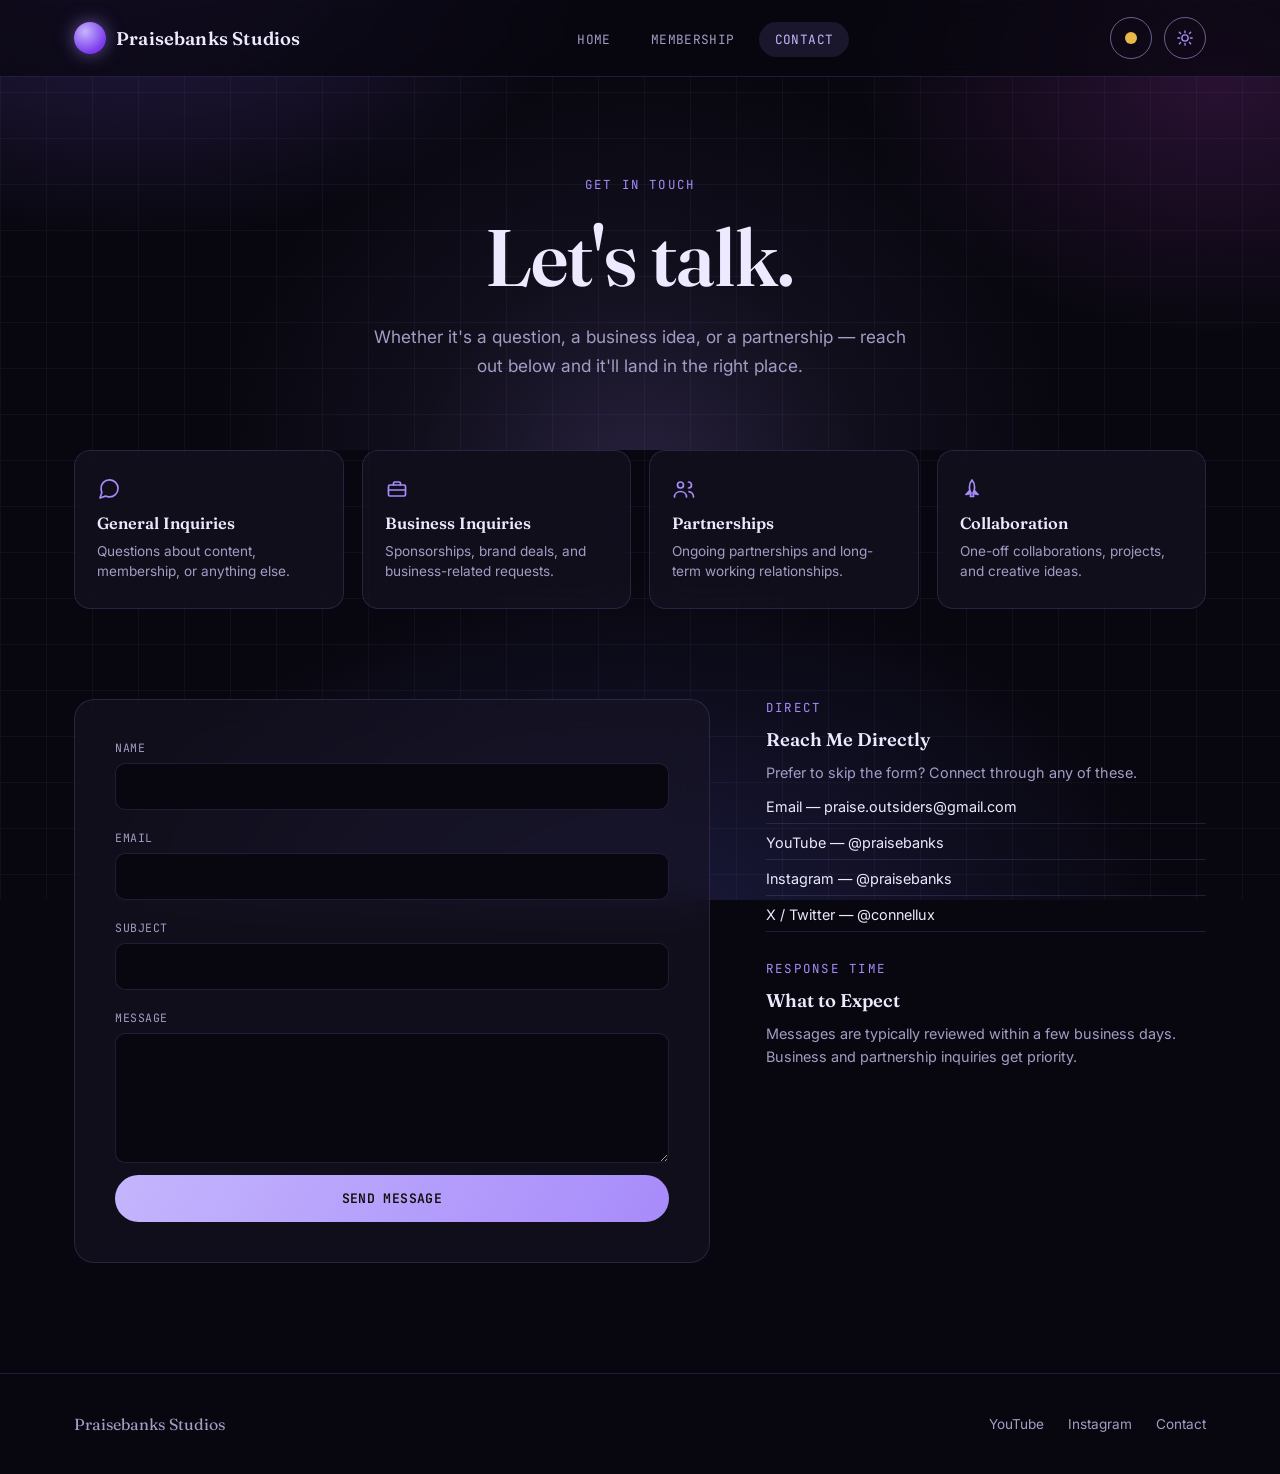
<file: contact.html>
<!DOCTYPE html>
<html lang="en" data-palette="purple" data-mode="dark">
<head>
<meta charset="UTF-8">
<meta name="viewport" content="width=device-width, initial-scale=1.0">
<title>Contact — Praisebanks Studios</title>
<link rel="icon" type="image/svg+xml" href="data:image/svg+xml,%3Csvg xmlns='http://www.w3.org/2000/svg' viewBox='0 0 64 64'%3E%3Cdefs%3E%3CradialGradient id='g' cx='38%25' cy='32%25' r='75%25'%3E%3Cstop offset='0%25' stop-color='%23b79bf5'/%3E%3Cstop offset='100%25' stop-color='%236d4fbf'/%3E%3C/radialGradient%3E%3C/defs%3E%3Crect width='64' height='64' rx='14' fill='%230b0a08'/%3E%3Ccircle cx='32' cy='32' r='19' fill='url(%23g)'/%3E%3C/svg%3E">
<link rel="preconnect" href="https://fonts.googleapis.com">
<link rel="preconnect" href="https://fonts.gstatic.com" crossorigin>
<link href="https://fonts.googleapis.com/css2?family=Fraunces:opsz,wght@9..144,300;9..144,400;9..144,500;9..144,600;9..144,700&family=Inter:wght@400;500;600&family=JetBrains+Mono:wght@400;500;600&display=swap" rel="stylesheet">
<link rel="stylesheet" href="shared.css">
<link rel="stylesheet" href="contact.css">
</head>
<body>

<!-- Page transition loader: SVG progress bar, shows automatically on any
     internal navigation with a guaranteed minimum visible duration. -->
<div class="page-loader" id="pageLoader" aria-hidden="true">
  <svg class="page-loader-svg" viewBox="0 0 100 4" preserveAspectRatio="none">
    <rect class="page-loader-track" x="0" y="0" width="100" height="4"></rect>
    <rect class="page-loader-fill" id="pageLoaderFill" x="0" y="0" width="100" height="4"></rect>
  </svg>
</div>

<!-- Full-screen dim mask with a centered 3D-style orbiting-rings SVG loader.
     Runs in sync with the top progress bar above. -->
<div class="page-loader-mask" id="pageLoaderMask" aria-hidden="true">
  <div class="loader-3d">
    <svg class="loader-ring-svg loader-ring-a" viewBox="0 0 100 100">
      <defs>
        <linearGradient id="loaderGrad" x1="0%" y1="0%" x2="100%" y2="100%">
          <stop class="loader-stop-a" offset="0%"></stop>
          <stop class="loader-stop-b" offset="100%"></stop>
        </linearGradient>
      </defs>
      <circle class="loader-ring-stroke" cx="50" cy="50" r="42" stroke-width="1.5" opacity="0.35"></circle>
      <circle class="loader-dot loader-dot-a" cx="92" cy="50" r="5"></circle>
    </svg>
    <svg class="loader-ring-svg loader-ring-b" viewBox="0 0 100 100">
      <circle class="loader-ring-stroke" cx="50" cy="50" r="42" stroke-width="1.2" opacity="0.3"></circle>
      <circle class="loader-dot loader-dot-b" cx="92" cy="50" r="4.2"></circle>
    </svg>
    <svg class="loader-ring-svg loader-ring-c" viewBox="0 0 100 100">
      <circle class="loader-ring-stroke" cx="50" cy="50" r="42" stroke-width="1" opacity="0.22"></circle>
      <circle class="loader-dot loader-dot-c" cx="92" cy="50" r="3.5"></circle>
    </svg>
    <svg class="loader-core-svg" viewBox="0 0 100 100">
      <circle class="loader-core" cx="50" cy="50" r="7"></circle>
    </svg>
  </div>
</div>

<!-- Runs immediately, before anything else on the page, so an in-progress
     page transition stays visible with zero gap — no waiting for the full
     main.js file (loaded later, at the end of body) to arrive first. -->
<script>
(function () {
  try {
    if (sessionStorage.getItem('pb-transition-start')) {
      document.getElementById('pageLoader').classList.add('active');
      document.getElementById('pageLoaderMask').classList.add('active');
      var fillEl = document.getElementById('pageLoaderFill');
      fillEl.style.transition = 'none';
      fillEl.style.transform = 'scaleX(0.7)';
    }
  } catch (err) { /* sessionStorage unavailable (e.g. private mode) — ignore */ }
})();
</script>

<nav>
  <div class="wrap">
    <a href="index.html" class="brand"><span class="mark"></span><span class="name">Praisebanks Studios</span></a>
    <ul class="nav-links">
      <li><a href="index.html" class="nav-link">Home</a></li>
      <li><a href="membership.html" class="nav-link">Membership</a></li>
      <li><a href="contact.html" class="nav-link active" aria-current="page">Contact</a></li>
    </ul>
    <div class="nav-right">
      <button class="palette-toggle" id="paletteToggle" aria-label="Switch color theme between gold and purple">
        <svg class="icon-to-gold" viewBox="0 0 24 24"><circle cx="12" cy="12" r="8" fill="#e8b84b"/></svg>
        <svg class="icon-to-purple" viewBox="0 0 24 24"><circle cx="12" cy="12" r="8" fill="#a78bfa"/></svg>
      </button>
      <button class="theme-toggle" id="themeToggle" aria-label="Toggle light and dark mode">
        <svg class="icon-sun" viewBox="0 0 24 24" fill="none" stroke="currentColor" stroke-width="1.8" stroke-linecap="round"><circle cx="12" cy="12" r="4.2"/><path d="M12 2.5v2.4M12 19.1v2.4M4.4 4.4l1.7 1.7M17.9 17.9l1.7 1.7M2.5 12h2.4M19.1 12h2.4M4.4 19.6l1.7-1.7M17.9 6.1l1.7-1.7"/></svg>
        <svg class="icon-moon" viewBox="0 0 24 24" fill="none" stroke="currentColor" stroke-width="1.8" stroke-linecap="round" stroke-linejoin="round"><path d="M20.5 14.7A8.5 8.5 0 1 1 9.3 3.5a7 7 0 0 0 11.2 11.2Z"/></svg>
      </button>
      <button class="menu-toggle" id="menuToggle" aria-label="Toggle menu" aria-expanded="false">
        <span></span><span></span><span></span>
      </button>
    </div>
  </div>
</nav>
<div class="mobile-overlay" id="mobileOverlay">
  <button class="mobile-overlay-close" id="mobileOverlayClose" aria-label="Close menu">&times;</button>
  <a href="index.html" class="mobile-overlay-link">Home</a>
  <a href="membership.html" class="mobile-overlay-link">Membership</a>
  <a href="contact.html" class="mobile-overlay-link active" aria-current="page">Contact</a>
</div>

<section class="hero contact-hero">
  <div class="wrap">
    <div class="eyebrow">Get in Touch</div>
    <h1>Let's talk.</h1>
    <p>Whether it's a question, a business idea, or a partnership — reach out below and it'll land in the right place.</p>
  </div>
</section>

<section class="inquiries">
  <div class="wrap">
    <div class="inquiry-grid">
      <div class="inquiry-card">
        <span class="inquiry-icon"><svg viewBox="0 0 24 24" fill="none" stroke="currentColor" stroke-width="1.7" stroke-linecap="round" stroke-linejoin="round"><path d="M21 11.5a8.4 8.4 0 0 1-8.9 8.4a9 9 0 0 1-3.6-.8L3 21l1.9-5.7a8.4 8.4 0 0 1-.8-3.6a8.4 8.4 0 0 1 8.4-8.9h.5a8.5 8.5 0 0 1 8 8v.7Z"/></svg></span>
        <h3>General Inquiries</h3>
        <p>Questions about content, membership, or anything else.</p>
      </div>
      <div class="inquiry-card">
        <span class="inquiry-icon"><svg viewBox="0 0 24 24" fill="none" stroke="currentColor" stroke-width="1.7" stroke-linecap="round" stroke-linejoin="round"><rect x="3.5" y="8" width="17" height="11" rx="1.3"/><path d="M8.5 8V6.3c0-.7.6-1.3 1.4-1.3h4.2c.8 0 1.4.6 1.4 1.3V8"/><path d="M3.5 13h17"/></svg></span>
        <h3>Business Inquiries</h3>
        <p>Sponsorships, brand deals, and business-related requests.</p>
      </div>
      <div class="inquiry-card">
        <span class="inquiry-icon"><svg viewBox="0 0 24 24" fill="none" stroke="currentColor" stroke-width="1.7" stroke-linecap="round" stroke-linejoin="round"><path d="M8.5 11a3 3 0 1 0 0-6 3 3 0 0 0 0 6Z"/><path d="M2.5 20c0-3.3 2.7-5.5 6-5.5s6 2.2 6 5.5"/><path d="M16.5 11a3 3 0 1 0 0-6"/><path d="M21.5 20c0-2.8-2.1-5-4.5-5.4"/></svg></span>
        <h3>Partnerships</h3>
        <p>Ongoing partnerships and long-term working relationships.</p>
      </div>
      <div class="inquiry-card">
        <span class="inquiry-icon"><svg viewBox="0 0 24 24" fill="none" stroke="currentColor" stroke-width="1.7" stroke-linecap="round" stroke-linejoin="round"><path d="M12 3c1.6 1.8 2.6 4.6 2.6 7.5c0 2.3-.6 4.2-1.6 5.6l.6 3.4h-3.2l.6-3.4c-1-1.4-1.6-3.3-1.6-5.6C9.4 7.6 10.4 4.8 12 3Z"/><path d="M9.6 13.5L6 17.5L9 17Z" fill="currentColor"/><path d="M14.4 13.5L18 17.5L15 17Z" fill="currentColor"/></svg></span>
        <h3>Collaboration</h3>
        <p>One-off collaborations, projects, and creative ideas.</p>
      </div>
    </div>
  </div>
</section>

<section class="contact-main">
  <div class="wrap">
    <form class="contact-form" id="contactForm" action="mailto:praise.outsiders@gmail.com" method="post" enctype="text/plain">
      <div class="form-row">
        <label for="name">Name</label>
        <input type="text" id="name" name="name" required>
      </div>
      <div class="form-row">
        <label for="email">Email</label>
        <input type="email" id="email" name="email" required>
      </div>
      <div class="form-row">
        <label for="subject">Subject</label>
        <input type="text" id="subject" name="subject" required>
      </div>
      <div class="form-row">
        <label for="message">Message</label>
        <textarea id="message" name="message" required></textarea>
      </div>
      <button type="submit" class="btn-primary">Send Message</button>
      <p class="form-status" id="contactStatus"></p>
    </form>

    <div class="contact-info">
      <div class="contact-info-block">
        <div class="eyebrow">Direct</div>
        <h3>Reach Me Directly</h3>
        <p>Prefer to skip the form? Connect through any of these.</p>
        <div class="contact-links">
          <a href="mailto:praise.outsiders@gmail.com">Email — praise.outsiders@gmail.com</a>
          <a href="https://youtube.com/@praisebanks" target="_blank" rel="noopener">YouTube — @praisebanks</a>
          <a href="https://instagram.com/praisebanks" target="_blank" rel="noopener">Instagram — @praisebanks</a>
          <a href="https://twitter.com/connellux" target="_blank" rel="noopener">X / Twitter — @connellux</a>
        </div>
      </div>
      <div class="contact-info-block">
        <div class="eyebrow">Response Time</div>
        <h3>What to Expect</h3>
        <p>Messages are typically reviewed within a few business days. Business and partnership inquiries get priority.</p>
      </div>
    </div>
  </div>
</section>

<footer>
  <div class="wrap">
    <div class="footer-brand">Praisebanks Studios</div>
    <div class="footer-links">
      <a href="https://youtube.com/@praisebanks?si=7B3ha9k2T8dchtSO" target="_blank" rel="noopener">YouTube</a>
      <a href="https://instagram.com/praisebanks" target="_blank" rel="noopener">Instagram</a>
      <a href="contact.html">Contact</a>
    </div>
  </div>
</footer>

<script src="main.js"></script>
</body>
</html>
</file>
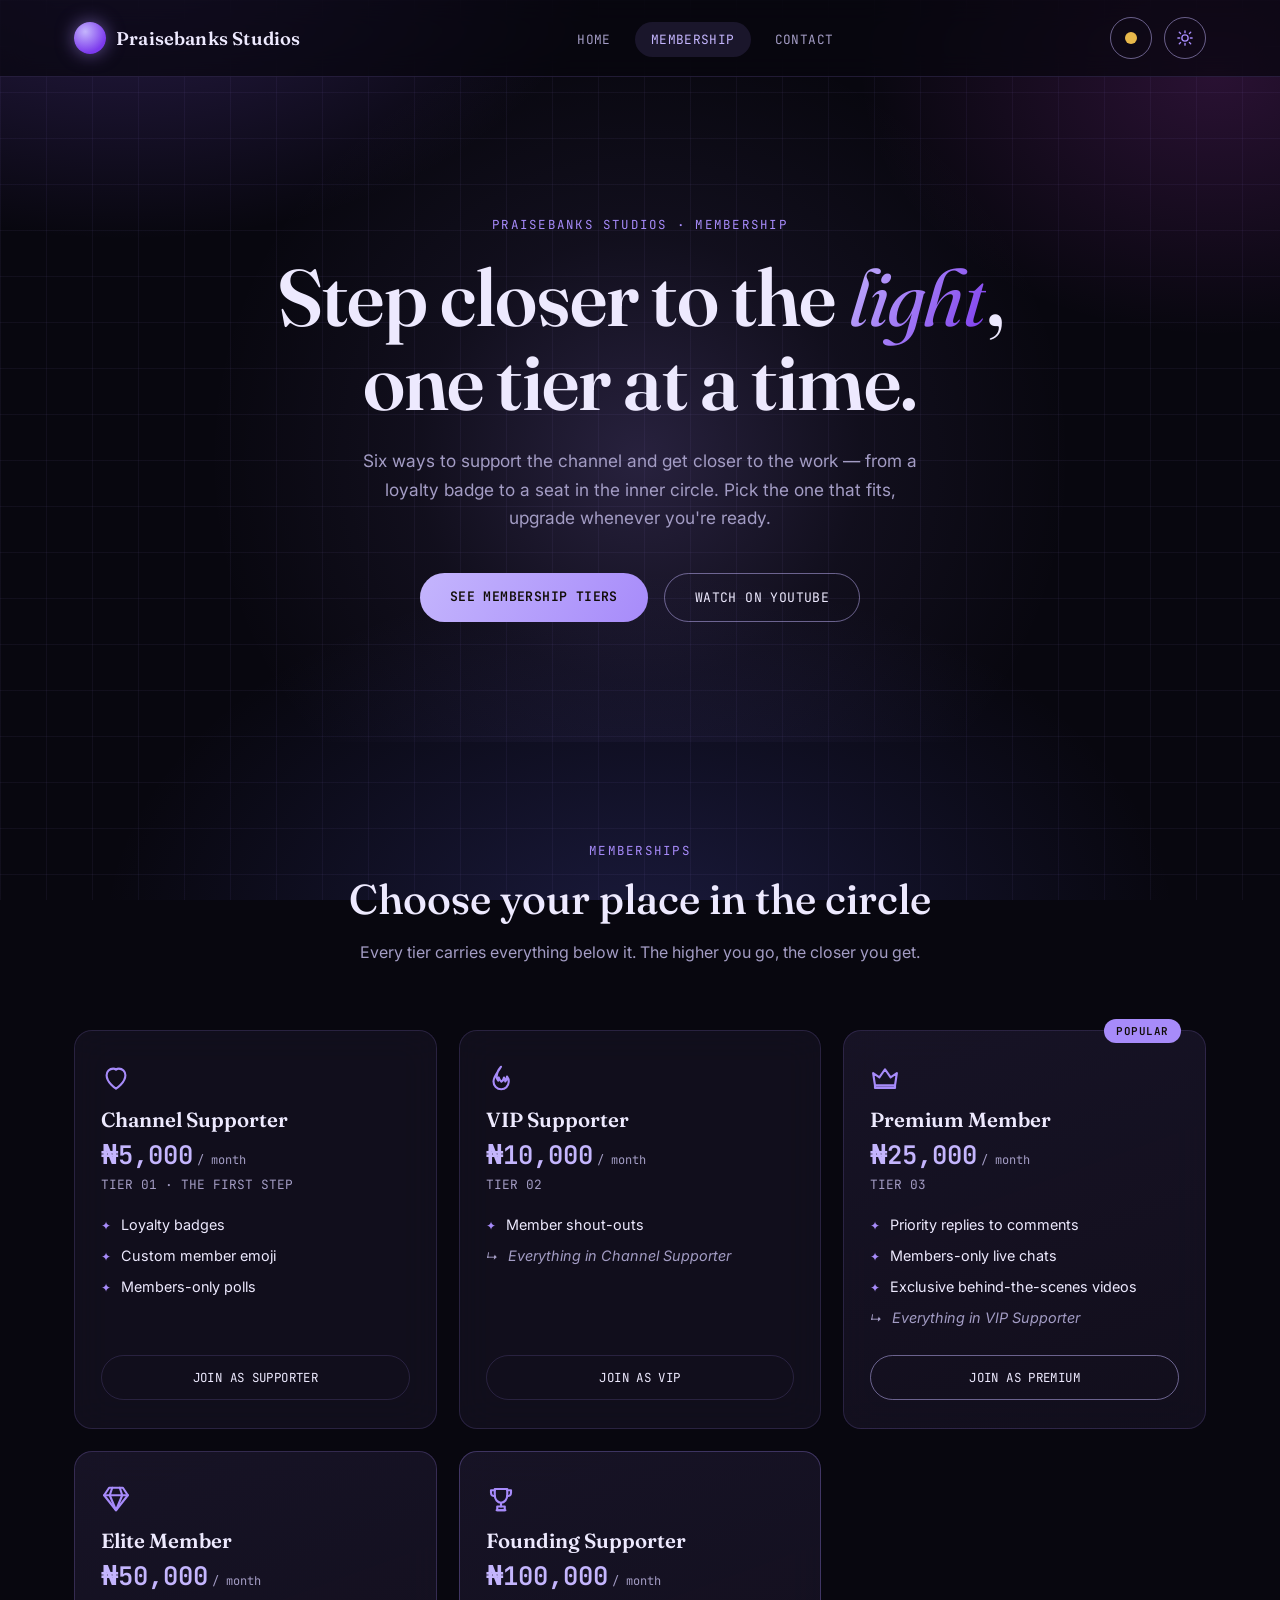
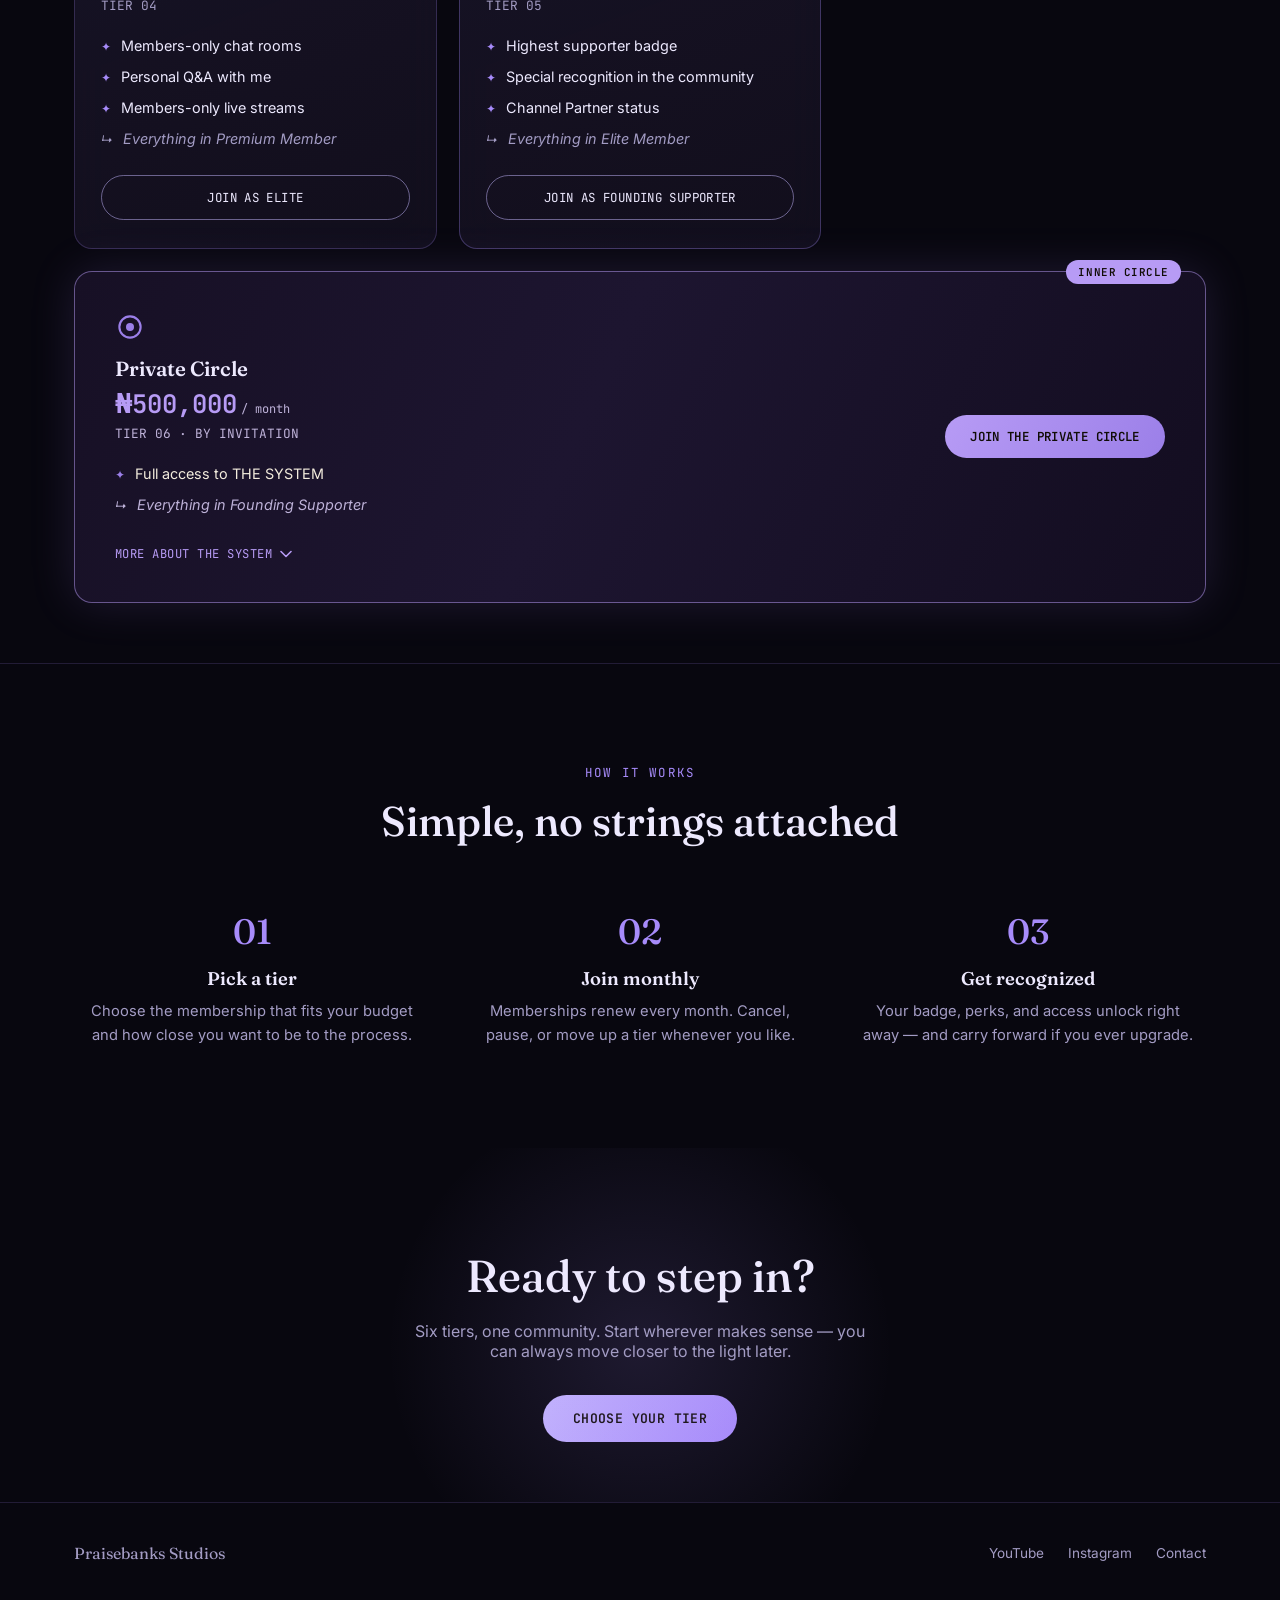
<file: membership.html>
<!DOCTYPE html>
<html lang="en" data-palette="purple" data-mode="dark">
<head>
<meta charset="UTF-8">
<meta name="viewport" content="width=device-width, initial-scale=1.0">
<title>Praisebanks Studios — Memberships</title>
<link rel="icon" type="image/svg+xml" href="data:image/svg+xml,%3Csvg xmlns='http://www.w3.org/2000/svg' viewBox='0 0 64 64'%3E%3Cdefs%3E%3CradialGradient id='g' cx='38%25' cy='32%25' r='75%25'%3E%3Cstop offset='0%25' stop-color='%23b79bf5'/%3E%3Cstop offset='100%25' stop-color='%236d4fbf'/%3E%3C/radialGradient%3E%3C/defs%3E%3Crect width='64' height='64' rx='14' fill='%230b0a08'/%3E%3Ccircle cx='32' cy='32' r='19' fill='url(%23g)'/%3E%3C/svg%3E">
<link rel="preconnect" href="https://fonts.googleapis.com">
<link rel="preconnect" href="https://fonts.gstatic.com" crossorigin>
<link href="https://fonts.googleapis.com/css2?family=Fraunces:opsz,wght@9..144,300;9..144,400;9..144,500;9..144,600;9..144,700&family=Inter:wght@400;500;600&family=JetBrains+Mono:wght@400;500;600&display=swap" rel="stylesheet">
<link rel="stylesheet" href="shared.css">
<link rel="stylesheet" href="membership.css">
</head>
<body>

<!-- Page transition loader: SVG progress bar, shows automatically on any
     internal navigation with a guaranteed minimum visible duration. -->
<div class="page-loader" id="pageLoader" aria-hidden="true">
  <svg class="page-loader-svg" viewBox="0 0 100 4" preserveAspectRatio="none">
    <rect class="page-loader-track" x="0" y="0" width="100" height="4"></rect>
    <rect class="page-loader-fill" id="pageLoaderFill" x="0" y="0" width="100" height="4"></rect>
  </svg>
</div>

<!-- Full-screen dim mask with a centered 3D-style orbiting-rings SVG loader.
     Runs in sync with the top progress bar above. -->
<div class="page-loader-mask" id="pageLoaderMask" aria-hidden="true">
  <div class="loader-3d">
    <svg class="loader-ring-svg loader-ring-a" viewBox="0 0 100 100">
      <defs>
        <linearGradient id="loaderGrad" x1="0%" y1="0%" x2="100%" y2="100%">
          <stop class="loader-stop-a" offset="0%"></stop>
          <stop class="loader-stop-b" offset="100%"></stop>
        </linearGradient>
      </defs>
      <circle class="loader-ring-stroke" cx="50" cy="50" r="42" stroke-width="1.5" opacity="0.35"></circle>
      <circle class="loader-dot loader-dot-a" cx="92" cy="50" r="5"></circle>
    </svg>
    <svg class="loader-ring-svg loader-ring-b" viewBox="0 0 100 100">
      <circle class="loader-ring-stroke" cx="50" cy="50" r="42" stroke-width="1.2" opacity="0.3"></circle>
      <circle class="loader-dot loader-dot-b" cx="92" cy="50" r="4.2"></circle>
    </svg>
    <svg class="loader-ring-svg loader-ring-c" viewBox="0 0 100 100">
      <circle class="loader-ring-stroke" cx="50" cy="50" r="42" stroke-width="1" opacity="0.22"></circle>
      <circle class="loader-dot loader-dot-c" cx="92" cy="50" r="3.5"></circle>
    </svg>
    <svg class="loader-core-svg" viewBox="0 0 100 100">
      <circle class="loader-core" cx="50" cy="50" r="7"></circle>
    </svg>
  </div>
</div>

<!-- Runs immediately, before anything else on the page, so an in-progress
     page transition stays visible with zero gap — no waiting for the full
     main.js file (loaded later, at the end of body) to arrive first. -->
<script>
(function () {
  try {
    if (sessionStorage.getItem('pb-transition-start')) {
      document.getElementById('pageLoader').classList.add('active');
      document.getElementById('pageLoaderMask').classList.add('active');
      var fillEl = document.getElementById('pageLoaderFill');
      fillEl.style.transition = 'none';
      fillEl.style.transform = 'scaleX(0.7)';
    }
  } catch (err) { /* sessionStorage unavailable (e.g. private mode) — ignore */ }
})();
</script>

<nav>
  <div class="wrap">
    <a href="index.html" class="brand"><span class="mark"></span><span class="name">Praisebanks Studios</span></a>
    <ul class="nav-links">
      <li><a href="index.html" class="nav-link">Home</a></li>
      <li><a href="membership.html" class="nav-link active" aria-current="page">Membership</a></li>
      <li><a href="contact.html" class="nav-link">Contact</a></li>
    </ul>
    <div class="nav-right">
      <button class="palette-toggle" id="paletteToggle" aria-label="Switch color theme between gold and purple">
        <svg class="icon-to-gold" viewBox="0 0 24 24"><circle cx="12" cy="12" r="8" fill="#e8b84b"/></svg>
        <svg class="icon-to-purple" viewBox="0 0 24 24"><circle cx="12" cy="12" r="8" fill="#a78bfa"/></svg>
      </button>
      <button class="theme-toggle" id="themeToggle" aria-label="Toggle light and dark mode">
        <svg class="icon-sun" viewBox="0 0 24 24" fill="none" stroke="currentColor" stroke-width="1.8" stroke-linecap="round"><circle cx="12" cy="12" r="4.2"/><path d="M12 2.5v2.4M12 19.1v2.4M4.4 4.4l1.7 1.7M17.9 17.9l1.7 1.7M2.5 12h2.4M19.1 12h2.4M4.4 19.6l1.7-1.7M17.9 6.1l1.7-1.7"/></svg>
        <svg class="icon-moon" viewBox="0 0 24 24" fill="none" stroke="currentColor" stroke-width="1.8" stroke-linecap="round" stroke-linejoin="round"><path d="M20.5 14.7A8.5 8.5 0 1 1 9.3 3.5a7 7 0 0 0 11.2 11.2Z"/></svg>
      </button>
      <button class="menu-toggle" id="menuToggle" aria-label="Toggle menu" aria-expanded="false">
        <span></span><span></span><span></span>
      </button>
    </div>
  </div>
</nav>
<div class="mobile-overlay" id="mobileOverlay">
  <button class="mobile-overlay-close" id="mobileOverlayClose" aria-label="Close menu">&times;</button>
  <a href="index.html" class="mobile-overlay-link">Home</a>
  <a href="membership.html" class="mobile-overlay-link active" aria-current="page">Membership</a>
  <a href="contact.html" class="mobile-overlay-link">Contact</a>
</div>

<section class="hero">
  <div class="wrap">
    <div class="eyebrow">Praisebanks Studios · Membership</div>
    <h1>Step closer to the <em>light</em>, one tier at a time.</h1>
    <p>Six ways to support the channel and get closer to the work — from a loyalty badge to a seat in the inner circle. Pick the one that fits, upgrade whenever you're ready.</p>
    <div class="hero-actions">
      <a class="btn-primary" href="#tiers">See Membership Tiers</a>
      <a class="btn-ghost" href="https://youtube.com/@praisebanks?si=7B3ha9k2T8dchtSO" target="_blank" rel="noopener">Watch on YouTube</a>
    </div>
  </div>
</section>

<section class="tiers" id="tiers">
  <div class="wrap">
    <div class="section-head">
      <div class="eyebrow">Memberships</div>
      <h2>Choose your place in the circle</h2>
      <p>Every tier carries everything below it. The higher you go, the closer you get.</p>
    </div>

    <div class="tier-grid">

      <div class="tier-card t1">
        <span class="tier-icon"><svg viewBox="0 0 24 24" fill="none" stroke="currentColor" stroke-width="1.7" stroke-linecap="round" stroke-linejoin="round"><path d="M12 20.5C12 20.5 4.5 15.8 4.5 9.8C4.5 6.8 6.8 4.5 9.7 4.5C11.1 4.5 12 5.3 12 5.3C12 5.3 12.9 4.5 14.3 4.5C17.2 4.5 19.5 6.8 19.5 9.8C19.5 15.8 12 20.5 12 20.5Z"/></svg></span>
        <div class="tier-name">Channel Supporter</div>
        <div class="tier-price">₦5,000<span>/ month</span></div>
        <div class="tier-sub">TIER 01 · THE FIRST STEP</div>
        <ul class="tier-features">
          <li>Loyalty badges</li>
          <li>Custom member emoji</li>
          <li>Members-only polls</li>
        </ul>
        <a class="tier-cta" href="https://www.youtube.com/channel/UCQwlkFycHG1pO2MhN8tXKPQ/join" target="_blank" rel="noopener">Join as Supporter</a>
      </div>

      <div class="tier-card t2">
        <span class="tier-icon"><svg viewBox="0 0 24 24" fill="none" stroke="currentColor" stroke-width="1.7" stroke-linecap="round" stroke-linejoin="round"><path d="M12 3C12 3 8.5 7 8.5 11C8.5 12.2 9 13.3 9.7 14.1C9.5 13.2 9.7 12.2 10.2 11.6C10.5 13 11.3 14.2 12.3 15C13.4 14.2 14.2 13 14.4 11.6C15.2 12.5 15.5 13.7 15.4 14.8C16.3 13.7 16.8 12.3 16.8 10.8C17.8 12 18.3 13.5 18.2 15C18 18.5 15.4 21 12.2 21C8.7 21 6 18.3 6 14.8C6 10.8 9 8 12 3Z"/></svg></span>
        <div class="tier-name">VIP Supporter</div>
        <div class="tier-price">₦10,000<span>/ month</span></div>
        <div class="tier-sub">TIER 02</div>
        <ul class="tier-features">
          <li>Member shout-outs</li>
          <li class="inherit">Everything in Channel Supporter</li>
        </ul>
        <a class="tier-cta" href="https://www.youtube.com/channel/UCQwlkFycHG1pO2MhN8tXKPQ/join" target="_blank" rel="noopener">Join as VIP</a>
      </div>

      <div class="tier-card t3">
        <span class="badge-top">Popular</span>
        <span class="tier-icon"><svg viewBox="0 0 24 24" fill="none" stroke="currentColor" stroke-width="1.7" stroke-linecap="round" stroke-linejoin="round"><path d="M4 18L2.5 8L7.5 11.5L12 5L16.5 11.5L21.5 8L20 18H4Z"/><path d="M4 18H20V20H4V18Z"/></svg></span>
        <div class="tier-name">Premium Member</div>
        <div class="tier-price">₦25,000<span>/ month</span></div>
        <div class="tier-sub">TIER 03</div>
        <ul class="tier-features">
          <li>Priority replies to comments</li>
          <li>Members-only live chats</li>
          <li>Exclusive behind-the-scenes videos</li>
          <li class="inherit">Everything in VIP Supporter</li>
        </ul>
        <a class="tier-cta" href="https://www.youtube.com/channel/UCQwlkFycHG1pO2MhN8tXKPQ/join" target="_blank" rel="noopener">Join as Premium</a>
      </div>

      <div class="tier-card t4">
        <span class="tier-icon"><svg viewBox="0 0 24 24" fill="none" stroke="currentColor" stroke-width="1.7" stroke-linecap="round" stroke-linejoin="round"><path d="M6.5 3H17.5L21.5 9L12 21L2.5 9L6.5 3Z"/><path d="M2.5 9H21.5M9 3L7 9L12 21L17 9L15 3"/></svg></span>
        <div class="tier-name">Elite Member</div>
        <div class="tier-price">₦50,000<span>/ month</span></div>
        <div class="tier-sub">TIER 04</div>
        <ul class="tier-features">
          <li>Members-only chat rooms</li>
          <li>Personal Q&A with me</li>
          <li>Members-only live streams</li>
          <li class="inherit">Everything in Premium Member</li>
        </ul>
        <a class="tier-cta" href="https://www.youtube.com/channel/UCQwlkFycHG1pO2MhN8tXKPQ/join" target="_blank" rel="noopener">Join as Elite</a>
      </div>

      <div class="tier-card t5">
        <span class="tier-icon"><svg viewBox="0 0 24 24" fill="none" stroke="currentColor" stroke-width="1.7" stroke-linecap="round" stroke-linejoin="round"><path d="M7 4H17V9C17 12.3 14.8 15 12 15C9.2 15 7 12.3 7 9V4Z"/><path d="M7 5H4V7C4 9 5.5 10 7 9.5"/><path d="M17 5H20V7C20 9 18.5 10 17 9.5"/><path d="M12 15V18"/><path d="M8.5 21H15.5"/><path d="M9 18H15V21H9V18Z"/></svg></span>
        <div class="tier-name">Founding Supporter</div>
        <div class="tier-price">₦100,000<span>/ month</span></div>
        <div class="tier-sub">TIER 05</div>
        <ul class="tier-features">
          <li>Highest supporter badge</li>
          <li>Special recognition in the community</li>
          <li>Channel Partner status</li>
          <li class="inherit">Everything in Elite Member</li>
        </ul>
        <a class="tier-cta" href="https://www.youtube.com/channel/UCQwlkFycHG1pO2MhN8tXKPQ/join" target="_blank" rel="noopener">Join as Founding Supporter</a>
      </div>

      <div class="tier-card t6">
        <div class="tier-body">
          <span class="badge-top badge-inner">Inner Circle</span>
          <span class="tier-icon"><svg viewBox="0 0 24 24" fill="none" stroke="currentColor" stroke-width="1.7"><circle cx="12" cy="12" r="8.5"/><circle cx="12" cy="12" r="3.2" fill="currentColor" stroke="none"/></svg></span>
          <div class="tier-name">Private Circle</div>
          <div class="tier-price">₦500,000<span>/ month</span></div>
          <div class="tier-sub">TIER 06 · BY INVITATION</div>
          <ul class="tier-features">
            <li>Full access to THE SYSTEM</li>
            <li class="inherit">Everything in Founding Supporter</li>
          </ul>
          <button class="system-toggle" id="systemToggle" aria-expanded="false" aria-controls="systemPanel">
            <span>More about THE SYSTEM</span>
            <svg class="chev" width="12" height="8" viewBox="0 0 12 8" fill="none"><path d="M1 1.5L6 6.5L11 1.5" stroke="currentColor" stroke-width="1.6" stroke-linecap="round" stroke-linejoin="round"/></svg>
          </button>
          <div class="system-panel" id="systemPanel">
            <p class="system-intro">A closed community for ambitious minds to connect, collaborate, build businesses, and create opportunities together.</p>
            <ul class="system-list">
              <li><span><svg viewBox="0 0 24 24" fill="none" stroke="currentColor" stroke-width="1.7" stroke-linecap="round" stroke-linejoin="round"><path d="M8.5 11a3 3 0 1 0 0-6 3 3 0 0 0 0 6Z"/><path d="M2.5 20c0-3.3 2.7-5.5 6-5.5s6 2.2 6 5.5"/><path d="M16.5 11a3 3 0 1 0 0-6"/><path d="M21.5 20c0-2.8-2.1-5-4.5-5.4"/></svg></span> Private monthly meetups — in-person or virtual</li>
              <li><span><svg viewBox="0 0 24 24" fill="none" stroke="currentColor" stroke-width="1.7" stroke-linecap="round" stroke-linejoin="round"><path d="M9 18.5h6"/><path d="M10 21.5h4"/><path d="M12 3.5c-3.6 0-6 2.6-6 6.1c0 2.3 1.4 3.7 2.4 4.6c.5.5.6 1 .6 1.6v.7h6v-.7c0-.6.1-1.1.6-1.6c1-.9 2.4-2.3 2.4-4.6c0-3.5-2.4-6.1-6-6.1Z"/></svg></span> Business idea sessions — share and develop ideas together</li>
              <li><span><svg viewBox="0 0 24 24" fill="none" stroke="currentColor" stroke-width="1.7" stroke-linecap="round" stroke-linejoin="round"><path d="M3 17l6-6l4 4l8-8"/><path d="M15 7h6v6"/></svg></span> Trading discussions — markets, strategies and experiences</li>
              <li><span><svg viewBox="0 0 24 24" fill="none" stroke="currentColor" stroke-width="1.7" stroke-linecap="round" stroke-linejoin="round"><path d="M12 3c1.6 1.8 2.6 4.6 2.6 7.5c0 2.3-.6 4.2-1.6 5.6l.6 3.4h-3.2l.6-3.4c-1-1.4-1.6-3.3-1.6-5.6C9.4 7.6 10.4 4.8 12 3Z"/><path d="M9.6 13.5L6 17.5L9 17Z" fill="currentColor"/><path d="M14.4 13.5L18 17.5L15 17Z" fill="currentColor"/></svg></span> Collaboration opportunities — explore projects and businesses together</li>
              <li><span><svg viewBox="0 0 24 24" fill="none" stroke="currentColor" stroke-width="1.7" stroke-linecap="round" stroke-linejoin="round"><circle cx="12" cy="12" r="8.5"/><path d="M15.2 8.8L13 13L8.8 15.2L11 11Z" fill="currentColor"/></svg></span> Private strategy sessions — goals, challenges and opportunities</li>
              <li><span><svg viewBox="0 0 24 24" fill="none" stroke="currentColor" stroke-width="1.7" stroke-linecap="round" stroke-linejoin="round"><path d="M6.5 11V8a5.5 5.5 0 0 1 11 0v3"/><rect x="5" y="11" width="14" height="9" rx="1.5"/></svg></span> Private Inner Circle group — exclusive community for members</li>
              <li><span><svg viewBox="0 0 24 24" fill="none" stroke="currentColor" stroke-width="1.7" stroke-linecap="round" stroke-linejoin="round"><circle cx="12" cy="12" r="8.5"/><circle cx="12" cy="12" r="4.5"/><circle cx="12" cy="12" r="1" fill="currentColor" stroke="none"/></svg></span> Personal growth discussions — accountability, goals and development</li>
              <li><span><svg viewBox="0 0 24 24" fill="none" stroke="currentColor" stroke-width="1.7" stroke-linecap="round" stroke-linejoin="round"><path d="M8.5 11a3 3 0 1 0 0-6 3 3 0 0 0 0 6Z"/><path d="M2.5 20c0-3.3 2.7-5.5 6-5.5s6 2.2 6 5.5"/><path d="M16.5 11a3 3 0 1 0 0-6"/><path d="M21.5 20c0-2.8-2.1-5-4.5-5.4"/></svg></span> Networking — connect with other ambitious members</li>
              <li><span><svg viewBox="0 0 24 24" fill="none" stroke="currentColor" stroke-width="1.7" stroke-linecap="round" stroke-linejoin="round"><rect x="3" y="6.5" width="12" height="11" rx="1.3"/><path d="M15 10.5L21 7.5V16.5L15 13.5"/></svg></span> Private calls with you — selected group discussions</li>
              <li><span><svg viewBox="0 0 24 24" fill="none" stroke="currentColor" stroke-width="1.7" stroke-linecap="round" stroke-linejoin="round"><rect x="3.5" y="8" width="17" height="11" rx="1.3"/><path d="M8.5 8V6.3c0-.7.6-1.3 1.4-1.3h4.2c.8 0 1.4.6 1.4 1.3V8"/><path d="M3.5 13h17"/></svg></span> Early access to business opportunities and projects you choose to share</li>
              <li><span><svg viewBox="0 0 24 24" fill="none" stroke="currentColor" stroke-width="1.7" stroke-linecap="round" stroke-linejoin="round"><path d="M4 20.5V6l5.5-2.5v17"/><path d="M9.5 20.5V9.5l5.5-2.5v13.5"/><path d="M4 20.5h16"/><path d="M6.7 8h.01"/><path d="M6.7 11.5h.01"/><path d="M6.7 15h.01"/><path d="M12.2 11.5h.01"/><path d="M12.2 15h.01"/></svg></span> Exclusive physical meetups and events when possible</li>
              <li><span><svg viewBox="0 0 24 24" fill="none" stroke="currentColor" stroke-width="1.7" stroke-linecap="round" stroke-linejoin="round"><path d="M4 18L2.5 8L7.5 11.5L12 5L16.5 11.5L21.5 8L20 18H4Z"/><path d="M4 18H20V20H4V18Z"/></svg></span> Lifetime recognition as an Inner Circle member while subscribed</li>
              <li><span><svg viewBox="0 0 24 24" fill="none" stroke="currentColor" stroke-width="1.7" stroke-linecap="round" stroke-linejoin="round"><circle cx="12" cy="8.5" r="4.5"/><path d="M12 3v1.2"/><path d="M15.9 4.8l-.85.85"/><path d="M8.1 4.8l.85.85"/><path d="M20 8.5h-1.2"/><path d="M5.2 8.5H4"/><path d="M16.8 15.5l-.6-1"/><path d="M7.2 15.5l.6-1"/></svg></span> Members' vacation</li>
            </ul>
          </div>
        </div>
        <a class="tier-cta" href="https://www.youtube.com/channel/UCQwlkFycHG1pO2MhN8tXKPQ/join" target="_blank" rel="noopener">Join the Private Circle</a>
      </div>

    </div>
  </div>
</section>

<section class="how">
  <div class="wrap">
    <div class="section-head">
      <div class="eyebrow">How it works</div>
      <h2>Simple, no strings attached</h2>
    </div>
    <div class="how-grid">
      <div class="how-item">
        <div class="how-num">01</div>
        <h3>Pick a tier</h3>
        <p>Choose the membership that fits your budget and how close you want to be to the process.</p>
      </div>
      <div class="how-item">
        <div class="how-num">02</div>
        <h3>Join monthly</h3>
        <p>Memberships renew every month. Cancel, pause, or move up a tier whenever you like.</p>
      </div>
      <div class="how-item">
        <div class="how-num">03</div>
        <h3>Get recognized</h3>
        <p>Your badge, perks, and access unlock right away — and carry forward if you ever upgrade.</p>
      </div>
    </div>
  </div>
</section>

<section class="footer-cta">
  <div class="wrap">
    <h2>Ready to step in?</h2>
    <p>Six tiers, one community. Start wherever makes sense — you can always move closer to the light later.</p>
    <a class="btn-primary" href="#tiers">Choose Your Tier</a>
  </div>
</section>

<footer>
  <div class="wrap">
    <div class="footer-brand">Praisebanks Studios</div>
    <div class="footer-links">
      <a href="https://youtube.com/@praisebanks?si=7B3ha9k2T8dchtSO" target="_blank" rel="noopener">YouTube</a>
      <a href="https://instagram.com/praisebanks" target="_blank" rel="noopener">Instagram</a>
      <a href="contact.html">Contact</a>
    </div>
  </div>
</footer>

<script src="main.js"></script>
</body>
</html>
</file>
<file: shared.css>
/* ==========================================================================
   PRAISEBANKS STUDIOS — SHARED FOUNDATION
   Design tokens, reset, nav, footer, and reusable components.
   Loaded on every page. Page-specific styles live in their own file
   (membership.css, home.css, contact.css) so new pages can be added
   later without touching this file.

   THEME SYSTEM: two independent switches combine into four looks —
   data-palette = "gold" | "purple"   (color family)
   data-mode    = "dark" | "light"    (light/dark)
   Set on <html>, e.g. <html data-palette="purple" data-mode="dark">
   ========================================================================== */

:root{
  /* fallback values (used only if attributes are somehow missing) */
  --bg: #08070f;
  --panel: rgba(24,20,38,0.6);
  --panel-elevated: rgba(32,26,50,0.65);
  --gold: #a78bfa;
  --gold-bright: #c4b5fd;
  --amber: #7c3aed;
  --text: #ede9fe;
  --text-muted: #a39cc4;
  --border: rgba(167,139,250,0.16);
  --border-bright: rgba(196,181,253,0.5);
  --glow-rgb: 167,139,250;
  --nav-bg: rgba(8,7,15,0.7);
  --card-shadow: none;
  --card-shadow-elevated: none;
  --card-shadow-t6: none;
  --card-blur: blur(18px);
}

/* ---------- PURPLE · DARK (current Web3 look) ---------- */
[data-palette="purple"][data-mode="dark"]{
  --bg: #08070f;
  --panel: rgba(24,20,38,0.6);
  --panel-elevated: rgba(32,26,50,0.65);
  --gold: #a78bfa;
  --gold-bright: #c4b5fd;
  --amber: #7c3aed;
  --text: #ede9fe;
  --text-muted: #a39cc4;
  --border: rgba(167,139,250,0.16);
  --border-bright: rgba(196,181,253,0.5);
  --glow-rgb: 167,139,250;
  --nav-bg: rgba(8,7,15,0.7);
  --card-shadow: none;
  --card-shadow-elevated: none;
  --card-shadow-t6: none;
  --card-blur: blur(18px);
}

/* ---------- PURPLE · LIGHT (current Web3 look, light) ---------- */
[data-palette="purple"][data-mode="light"]{
  --bg: #f6f4ff;
  --panel: rgba(255,255,255,0.7);
  --panel-elevated: rgba(240,235,255,0.75);
  --gold: #7c3aed;
  --gold-bright: #8b5cf6;
  --amber: #5b21b6;
  --text: #1e1b30;
  --text-muted: #6b6483;
  --border: rgba(124,58,237,0.18);
  --border-bright: rgba(124,58,237,0.5);
  --glow-rgb: 124,58,237;
  --nav-bg: rgba(246,244,255,0.75);
  --card-shadow: 0 6px 28px rgba(91,33,182,0.10);
  --card-shadow-elevated: 0 14px 44px rgba(91,33,182,0.14);
  --card-shadow-t6: 0 18px 56px rgba(91,33,182,0.20);
  --card-blur: blur(18px);
}

/* ---------- GOLD · DARK (Web3 look, gold/amber) ---------- */
[data-palette="gold"][data-mode="dark"]{
  --bg: #0b0a08;
  --panel: rgba(21,18,14,0.6);
  --panel-elevated: rgba(28,23,16,0.65);
  --gold: #e8b84b;
  --gold-bright: #f6d478;
  --amber: #b9772a;
  --text: #f3ecdd;
  --text-muted: #9c9384;
  --border: rgba(232,184,74,0.14);
  --border-bright: rgba(246,212,120,0.45);
  --glow-rgb: 232,184,74;
  --nav-bg: rgba(11,10,8,0.72);
  --card-shadow: none;
  --card-shadow-elevated: none;
  --card-shadow-t6: none;
  --card-blur: blur(18px);
}

/* ---------- GOLD · LIGHT (Web3 look, gold/amber) ---------- */
[data-palette="gold"][data-mode="light"]{
  --bg: #fbf1de;
  --panel: rgba(255,250,240,0.7);
  --panel-elevated: rgba(255,241,210,0.75);
  --gold: #a8601c;
  --gold-bright: #c9791f;
  --amber: #8a4e18;
  --text: #2a1f10;
  --text-muted: #7d6c50;
  --border: rgba(168,96,28,0.18);
  --border-bright: rgba(168,96,28,0.5);
  --glow-rgb: 201,121,31;
  --nav-bg: rgba(251,241,222,0.78);
  --card-shadow: 0 6px 28px rgba(120,74,16,0.10);
  --card-shadow-elevated: 0 14px 44px rgba(120,74,16,0.16);
  --card-shadow-t6: 0 18px 56px rgba(120,74,16,0.22);
  --card-blur: blur(18px);
}

/* ---------- BACKGROUND: Web3 grid + gradient mesh — purple hues for purple, gold/amber hues for gold ---------- */
[data-palette="purple"] body{
  background-color: var(--bg);
  background-image:
    linear-gradient(rgba(167,139,250,0.06) 1px, transparent 1px),
    linear-gradient(90deg, rgba(167,139,250,0.06) 1px, transparent 1px),
    radial-gradient(ellipse 800px 520px at 10% -8%, rgba(139,92,246,0.28), transparent 60%),
    radial-gradient(ellipse 650px 480px at 95% 8%, rgba(217,70,239,0.16), transparent 55%),
    radial-gradient(ellipse 900px 620px at 50% 105%, rgba(99,102,241,0.20), transparent 60%);
  background-size: 46px 46px, 46px 46px, auto, auto, auto;
  background-attachment: fixed;
}
[data-palette="purple"][data-mode="light"] body{
  background-image:
    linear-gradient(rgba(124,58,237,0.05) 1px, transparent 1px),
    linear-gradient(90deg, rgba(124,58,237,0.05) 1px, transparent 1px),
    radial-gradient(ellipse 800px 520px at 10% -8%, rgba(139,92,246,0.14), transparent 60%),
    radial-gradient(ellipse 650px 480px at 95% 8%, rgba(217,70,239,0.10), transparent 55%),
    radial-gradient(ellipse 900px 620px at 50% 105%, rgba(99,102,241,0.10), transparent 60%);
}
[data-palette="gold"] body{
  background-color: var(--bg);
  background-image:
    linear-gradient(rgba(232,184,74,0.06) 1px, transparent 1px),
    linear-gradient(90deg, rgba(232,184,74,0.06) 1px, transparent 1px),
    radial-gradient(ellipse 800px 520px at 10% -8%, rgba(246,190,90,0.26), transparent 60%),
    radial-gradient(ellipse 650px 480px at 95% 8%, rgba(217,119,6,0.16), transparent 55%),
    radial-gradient(ellipse 900px 620px at 50% 105%, rgba(180,120,25,0.20), transparent 60%);
  background-size: 46px 46px, 46px 46px, auto, auto, auto;
  background-attachment: fixed;
}
[data-palette="gold"][data-mode="light"] body{
  background-image:
    linear-gradient(rgba(168,96,28,0.05) 1px, transparent 1px),
    linear-gradient(90deg, rgba(168,96,28,0.05) 1px, transparent 1px),
    radial-gradient(ellipse 800px 520px at 10% -8%, rgba(246,190,90,0.14), transparent 60%),
    radial-gradient(ellipse 650px 480px at 95% 8%, rgba(217,119,6,0.10), transparent 55%),
    radial-gradient(ellipse 900px 620px at 50% 105%, rgba(180,120,25,0.10), transparent 60%);
}

*{ box-sizing: border-box; margin:0; padding:0; }
html{ scroll-behavior: smooth; overflow-x: hidden; width: 100%; }

body{
  color: var(--text);
  font-family: 'Inter', sans-serif;
  -webkit-font-smoothing: antialiased;
  overflow-x: hidden;
  transition: background-color .35s ease, color .35s ease;
  padding-top: 76px;
}

@media (prefers-reduced-motion: reduce){
  *{ animation-duration: 0.01ms !important; animation-iteration-count: 1 !important; transition-duration: 0.01ms !important; scroll-behavior: auto !important; }
}

a{ color: inherit; text-decoration: none; }
:focus-visible{ outline: 2px solid var(--gold-bright); outline-offset: 3px; }
section[id]{ scroll-margin-top: 96px; }

.wrap{ max-width: 1180px; margin: 0 auto; padding: 0 24px; }

/* ---------- PAGE TRANSITION LOADER ----------
   A slim SVG progress bar fixed to the very top of the viewport. Hidden
   by default (opacity 0, fill scaled to 0 width); JS drives it by toggling
   the "active" class and animating the fill rect's transform. Sits above
   everything else (nav, mobile overlay) via z-index. */
.page-loader{
  position: fixed; top: 0; left: 0; right: 0; height: 3px; z-index: 2000;
  opacity: 0; pointer-events: none;
  transition: opacity .25s ease;
}
.page-loader.active{ opacity: 1; }
.page-loader-svg{ width: 100%; height: 100%; display: block; }
.page-loader-track{ fill: rgba(var(--glow-rgb),0.15); }
.page-loader-fill{
  fill: var(--gold-bright);
  filter: drop-shadow(0 0 6px rgba(var(--glow-rgb),0.85));
  transform: scaleX(0);
  transform-origin: left;
  transition: transform .35s cubic-bezier(.4,0,.2,1);
}

/* ---------- PAGE TRANSITION MASK + 3D ORBIT LOADER ----------
   A full-screen dim mask with a centered 3D-style SVG loader (three
   orbiting rings around a glowing core). Runs in sync with the top bar
   above — same trigger points, driven from the same JS block. */
.page-loader-mask{
  position: fixed; inset: 0; z-index: 1990;
  background: rgba(0,0,0,0.55);
  backdrop-filter: blur(2px);
  -webkit-backdrop-filter: blur(2px);
  display: flex; align-items: center; justify-content: center;
  opacity: 0; visibility: hidden; pointer-events: none;
  transition: opacity .3s ease, visibility 0s linear .3s;
}
.page-loader-mask.active{
  opacity: 1; visibility: visible; pointer-events: auto;
  transition: opacity .3s ease;
}

.loader-3d{
  position: relative; width: 108px; height: 108px;
  perspective: 320px;
}
/* Each ring is its OWN separate <svg>, stacked absolutely on top of each
   other, all as direct children of .loader-3d. This matters: CSS
   "perspective" on a parent only projects correctly onto direct child
   boxes — an element nested *inside* a shared SVG's internal coordinate
   system does not receive the parent's perspective correctly, which
   produces a distorted "swoosh" instead of a clean tilted ellipse. */
.loader-ring-svg{
  position: absolute; inset: 0; width: 100%; height: 100%;
  overflow: visible;
  transform-style: preserve-3d;
}
.loader-ring-a{ animation: loaderSpinA 1.5s linear infinite; }
.loader-ring-b{ animation: loaderSpinB 2.1s linear infinite; }
.loader-ring-c{ animation: loaderSpinC 2.7s linear infinite; }
@keyframes loaderSpinA{
  from{ transform: rotateX(64deg) rotateZ(0deg); }
  to{ transform: rotateX(64deg) rotateZ(360deg); }
}
@keyframes loaderSpinB{
  from{ transform: rotateX(64deg) rotateY(60deg) rotateZ(0deg); }
  to{ transform: rotateX(64deg) rotateY(60deg) rotateZ(-360deg); }
}
@keyframes loaderSpinC{
  from{ transform: rotateX(64deg) rotateY(120deg) rotateZ(0deg); }
  to{ transform: rotateX(64deg) rotateY(120deg) rotateZ(360deg); }
}
.loader-ring-stroke{
  fill: none;
  stroke: url(#loaderGrad);
  stroke-linecap: round;
  filter: drop-shadow(0 0 5px rgba(var(--glow-rgb),0.9));
}
.loader-stop-a{ stop-color: var(--gold-bright); }
.loader-stop-b{ stop-color: var(--amber); }
.loader-dot{
  fill: var(--gold-bright);
  filter: drop-shadow(0 0 5px rgba(var(--glow-rgb),0.95));
}
.loader-dot-b{ fill: var(--gold); opacity: 0.85; }
.loader-dot-c{ fill: var(--amber); opacity: 0.7; }
.loader-core-svg{
  position: absolute; inset: 0; width: 100%; height: 100%;
  overflow: visible;
  animation: loaderPulse 1.4s ease-in-out infinite;
}
.loader-core{
  fill: url(#loaderGrad);
  filter: drop-shadow(0 0 8px rgba(var(--glow-rgb),0.95));
}
@keyframes loaderPulse{
  0%, 100%{ transform: scale(1); opacity: 1; }
  50%{ transform: scale(1.18); opacity: 0.75; }
}

/* ---------- NAV ---------- */
nav{
  position: fixed; top:0; left:0; right:0; width: 100%; z-index: 100;
  backdrop-filter: blur(14px);
  background: var(--nav-bg);
  border-bottom: 1px solid var(--border);
}
nav .wrap{ display:flex; align-items:center; justify-content:space-between; height: 76px; gap: 24px; }

.brand{ display:flex; align-items:center; gap:10px; font-family:'Fraunces', serif; font-weight:600; font-size: 1.15rem; letter-spacing: 0.01em; flex-shrink:0; }
.brand .mark{
  width: 32px; height: 32px; border-radius: 50%;
  background: radial-gradient(circle at 35% 30%, var(--gold-bright), var(--amber) 70%);
  box-shadow: 0 0 18px rgba(var(--glow-rgb),0.55);
  flex-shrink: 0;
}

.nav-links{ list-style:none; display:flex; gap: 8px; margin: 0 auto; }
.nav-link{
  font-family:'JetBrains Mono', monospace; font-size: 0.8rem; letter-spacing: 0.03em;
  text-transform: uppercase; padding: 9px 16px; border-radius: 999px;
  color: var(--text-muted); transition: all .2s ease;
}
.nav-link:hover{ color: var(--text); background: rgba(var(--glow-rgb),0.08); }
.nav-link.active{ color: var(--gold-bright); background: rgba(var(--glow-rgb),0.12); }

.nav-right{ display:flex; align-items:center; gap: 12px; flex-shrink:0; }

.theme-toggle{
  width: 42px; height: 42px; border-radius: 50%;
  border: 1px solid var(--border-bright); background: transparent;
  display:flex; align-items:center; justify-content:center; cursor:pointer;
  color: var(--gold); transition: all .25s ease; flex-shrink:0;
}
.theme-toggle:hover{ background: rgba(var(--glow-rgb),0.1); }
.theme-toggle svg{ width: 18px; height: 18px; }
.theme-toggle .icon-moon{ display:none; }
[data-mode="light"] .theme-toggle .icon-sun{ display:none; }
[data-mode="light"] .theme-toggle .icon-moon{ display:block; }

.palette-toggle{
  width: 42px; height: 42px; border-radius: 50%;
  border: 1px solid var(--border-bright); background: transparent;
  display:flex; align-items:center; justify-content:center; cursor:pointer;
  transition: all .25s ease; flex-shrink:0;
}
.palette-toggle:hover{ background: rgba(var(--glow-rgb),0.1); }
.palette-toggle svg{ width: 18px; height: 18px; }
.palette-toggle .icon-to-purple{ display:none; }
[data-palette="gold"] .palette-toggle .icon-to-gold{ display:none; }
[data-palette="gold"] .palette-toggle .icon-to-purple{ display:block; }

.menu-toggle{
  display:none; width: 42px; height: 42px; border-radius: 50%;
  border: 1px solid var(--border-bright); background: transparent;
  cursor:pointer; flex-direction:column; align-items:center; justify-content:center; gap:4px;
  flex-shrink:0;
}
.menu-toggle span{
  display:block; width: 16px; height: 1.5px; background: var(--text); border-radius: 2px;
  transition: transform .25s ease, opacity .25s ease;
}
.menu-toggle.open span:nth-child(1){ transform: translateY(5.5px) rotate(45deg); }
.menu-toggle.open span:nth-child(2){ opacity: 0; }
.menu-toggle.open span:nth-child(3){ transform: translateY(-5.5px) rotate(-45deg); }

/* ---------- MOBILE MENU — full-screen overlay ----------
   Deliberately NOT a dropdown panel. A fixed, full-viewport overlay has
   no height to calculate, nothing to clip, and no parent stacking-context
   quirks to fight — it just covers the whole screen. Simplest possible
   pattern, hardest to break. */
.mobile-overlay{
  position: fixed;
  inset: 0;
  z-index: 999;
  background: #000000;
  display: flex;
  flex-direction: column;
  align-items: center;
  justify-content: center;
  gap: 32px;
  opacity: 0;
  visibility: hidden;
  pointer-events: none;
  transition: opacity .25s ease, visibility 0s linear .25s;
}
.mobile-overlay.open{
  opacity: 1;
  visibility: visible;
  pointer-events: auto;
  transition: opacity .25s ease;
}
.mobile-overlay-link{
  font-family:'JetBrains Mono', monospace; font-size: 1.15rem; letter-spacing: 0.04em;
  text-transform: uppercase; color: #d9d9d9; padding: 10px 24px;
}
.mobile-overlay-link.active{ color: var(--gold-bright); }
.mobile-overlay-link:hover{ color: #ffffff; }
.mobile-overlay-close{
  position: absolute; top: 18px; right: 20px;
  width: 44px; height: 44px; border-radius: 50%;
  border: 1px solid rgba(255,255,255,0.3); background: transparent;
  color: #ffffff; font-size: 1.6rem; line-height: 1; cursor: pointer;
  display: flex; align-items: center; justify-content: center;
}
@media (min-width: 881px){
  .mobile-overlay{ display: none !important; }
}

/* ---------- SHARED HERO (centered) ---------- */
.hero{
  position: relative;
  padding: 140px 0 120px;
  text-align: center;
  overflow: hidden;
}
.hero::before{
  content:''; position:absolute; top: -10%; left:50%; transform: translateX(-50%);
  width: 900px; height: 900px; max-width: 200vw;
  background: radial-gradient(circle, rgba(var(--glow-rgb),0.20) 0%, rgba(var(--glow-rgb),0.06) 35%, transparent 68%);
  pointer-events:none;
  animation: breathe 8s ease-in-out infinite;
}
@keyframes breathe{ 0%,100%{ opacity:0.85; } 50%{ opacity:1; } }

.eyebrow{
  position:relative; font-family:'JetBrains Mono', monospace; font-size: 0.78rem;
  letter-spacing: 0.18em; text-transform: uppercase; color: var(--gold);
  margin-bottom: 22px;
}
h1{
  position:relative;
  font-family:'Fraunces', serif; font-weight: 600; font-optical-sizing: auto;
  font-size: clamp(2.5rem, 6.5vw, 5rem);
  line-height: 1.05;
  letter-spacing: -0.01em;
  max-width: 820px; margin: 0 auto 24px;
}
h1 em{
  font-style: italic; font-weight: 400;
  background: linear-gradient(120deg, var(--gold-bright), var(--amber));
  -webkit-background-clip: text; background-clip: text; color: transparent;
}
.hero p{
  position:relative;
  max-width: 560px; margin: 0 auto 40px;
  color: var(--text-muted); font-size: 1.08rem; line-height: 1.65;
}
.hero-actions{ position:relative; display:flex; gap:16px; justify-content:center; flex-wrap: wrap; }

/* ---------- BUTTONS ---------- */
.btn-primary, .btn-ghost{
  font-family:'JetBrains Mono', monospace; font-size: 0.82rem; letter-spacing:0.03em;
  text-transform: uppercase; padding: 15px 30px; border-radius: 999px; transition: all .25s ease;
  display:inline-block; cursor:pointer; border: none;
}
.btn-primary{ background: linear-gradient(120deg, var(--gold-bright), var(--gold)); color:#100c06; font-weight:600; }
.btn-primary:hover{ box-shadow: 0 0 32px rgba(var(--glow-rgb),0.5); transform: translateY(-2px); }
.btn-ghost{ border: 1px solid var(--border-bright); background: transparent; color: var(--text); }
.btn-ghost:hover{ background: rgba(var(--glow-rgb),0.08); }

/* ---------- SECTION HEADS ---------- */
.section-head{ text-align:center; max-width: 640px; margin: 0 auto 64px; }
.section-head .eyebrow{ margin-bottom: 16px; }
.section-head h2{
  font-family:'Fraunces', serif; font-weight: 500; font-size: clamp(1.8rem, 3.6vw, 2.6rem);
  line-height: 1.2; margin-bottom: 16px;
}
.section-head p{ color: var(--text-muted); font-size: 1rem; line-height: 1.6; }

/* ---------- REUSABLE GLOW CTA (closing call-to-action band) ---------- */
.footer-cta{
  padding: 100px 0 60px; text-align:center; position:relative;
  overflow: hidden;
}
.footer-cta::before{
  content:''; position:absolute; top:0; left:50%; transform:translateX(-50%);
  width:600px; height:400px; max-width:180vw;
  background: radial-gradient(circle, rgba(var(--glow-rgb),0.14), transparent 70%);
  pointer-events:none;
}
.footer-cta h2{ font-family:'Fraunces', serif; font-size: clamp(1.9rem,4vw,2.8rem); font-weight:500; margin-bottom: 18px; position:relative; }
.footer-cta p{ color: var(--text-muted); max-width: 480px; margin: 0 auto 34px; position:relative; }

/* ---------- FOOTER ---------- */
footer{ border-top: 1px solid var(--border); padding: 40px 0; }
footer .wrap{ display:flex; justify-content:space-between; align-items:center; flex-wrap:wrap; gap:20px; }
.footer-brand{ font-family:'Fraunces', serif; font-size:1rem; color: var(--text-muted); }
.footer-links{ display:flex; gap: 24px; flex-wrap: wrap; }
.footer-links a{ font-size: 0.85rem; color: var(--text-muted); transition: color .2s ease; }
.footer-links a:hover{ color: var(--gold); }

/* ---------- SHARED RESPONSIVE ---------- */
@media (max-width: 880px){
  .nav-links{ display:none; }
  .menu-toggle{ display:flex; }
}
@media (max-width: 620px){
  .hero{ padding: 110px 0 80px; }
  nav .wrap{ height: 66px; }
  body{ padding-top: 66px; }
  .brand span.name{ font-size: 1rem; }
  .nav-right{ gap: 8px; }
  .theme-toggle, .palette-toggle, .menu-toggle{ width: 36px; height: 36px; }
  .theme-toggle svg, .palette-toggle svg{ width: 16px; height: 16px; }
  .hero-actions{ flex-direction: column; align-items: stretch; }
  footer .wrap{ flex-direction: column; text-align:center; }
}
@media (max-width: 400px){
  .brand span.name{ display: none; }
}
</file>
<file: home.css>
/* ==========================================================================
   HOME PAGE — intro hero, about, watch now, ecosystem grid
   Loaded only on home.html, on top of shared.css.
   ========================================================================== */

/* ---------- MEDIA FRAME (reusable image wrapper with theme-color tint mask) ---------- */
.media-frame{
  position: relative; border-radius: 18px; overflow: hidden;
  border: 1px solid var(--border-bright);
}
.media-frame img{ width:100%; height:100%; object-fit:cover; display:block; }
.media-frame::after{
  content:''; position:absolute; inset:0; pointer-events:none;
  background: rgba(var(--glow-rgb), 0.22);
  mix-blend-mode: overlay;
}
.media-frame::before{
  content:''; position:absolute; inset:0; pointer-events:none; z-index:1;
  background: linear-gradient(200deg, rgba(var(--glow-rgb),0.16) 0%, transparent 55%);
}

/* ---------- ABOUT SLIDESHOW ---------- */
.about-slideshow{
  position: relative; aspect-ratio: 1 / 1; width: 100%;
  border-radius: 18px; overflow: hidden; border: 1px solid var(--border-bright);
}
.about-slideshow .slide{
  position: absolute; inset: 0; opacity: 0; transition: opacity 1s ease;
}
.about-slideshow .slide.active{ opacity: 1; }
.about-slideshow .slide img{ width:100%; height:100%; object-fit:cover; display:block; }
.about-slideshow .slide::after{
  content:''; position:absolute; inset:0; pointer-events:none;
  background: rgba(var(--glow-rgb), 0.22);
  mix-blend-mode: overlay;
}
.slideshow-dots{
  position:absolute; bottom: 16px; left:50%; transform: translateX(-50%);
  display:flex; gap: 7px; z-index: 3;
}
.slideshow-dots button{
  width: 7px; height: 7px; border-radius: 50%; padding:0; border:none; cursor:pointer;
  background: rgba(255,255,255,0.45); transition: all .25s ease;
}
.slideshow-dots button.active{ background: var(--gold-bright); transform: scale(1.4); }

/* ---------- IMAGE PLACEHOLDER (fallback shape, unused once photos are added) ---------- */
.img-placeholder{
  position: relative;
  border: 1px dashed var(--border-bright);
  border-radius: 18px;
  background: linear-gradient(160deg, var(--panel-elevated), var(--panel));
  display:flex; align-items:center; justify-content:center; flex-direction:column; gap:10px;
  color: var(--text-muted);
  overflow: hidden;
}
.img-placeholder svg{ width: 34px; height: 34px; opacity: 0.6; }
.img-placeholder span{
  font-family:'JetBrains Mono', monospace; font-size: 0.72rem; letter-spacing: 0.04em;
  text-transform: uppercase; text-align: center; padding: 0 16px;
}

/* ---------- INTRO HERO (split layout) ---------- */
.intro-hero{
  position: relative;
  padding: 100px 0 110px;
  overflow: hidden;
}
.intro-hero::before{
  content:''; position:absolute; top: -20%; left: -10%;
  width: 700px; height: 700px; max-width: 160vw;
  background: radial-gradient(circle, rgba(var(--glow-rgb),0.16) 0%, transparent 65%);
  pointer-events:none;
  animation: breathe 8s ease-in-out infinite;
}
.intro-hero .wrap{
  position: relative;
  display: grid; grid-template-columns: 1.1fr 0.9fr; gap: 64px; align-items:center;
}
.intro-hero h1{ margin: 0 0 22px; text-align: left; max-width: none; }
.intro-hero .eyebrow{ margin-bottom: 20px; }
.intro-hero p{ text-align: left; margin: 0 0 36px; max-width: 480px; }
.intro-hero .hero-actions{ justify-content: flex-start; }
.intro-hero .img-placeholder{ aspect-ratio: 4 / 5; width: 100%; }

/* ---------- ABOUT ---------- */
.about{ padding: 100px 0; border-top: 1px solid var(--border); }
.about .wrap{
  display: grid; grid-template-columns: 0.85fr 1.15fr; gap: 56px; align-items:center;
}
.about .img-placeholder{ aspect-ratio: 1 / 1; width: 100%; }
.about-copy .eyebrow{ margin-bottom: 16px; }
.about-copy h2{
  font-family:'Fraunces', serif; font-weight: 500; font-size: clamp(1.8rem, 3.2vw, 2.4rem);
  line-height: 1.2; margin-bottom: 20px;
}
.about-copy p{ color: var(--text-muted); font-size: 1rem; line-height: 1.7; margin-bottom: 16px; }
.about-copy p:last-child{ margin-bottom: 0; }

/* ---------- WATCH NOW ---------- */
.watch-now{ padding: 100px 0; border-top: 1px solid var(--border); }
.video-grid{ display:grid; grid-template-columns: repeat(3, 1fr); gap: 24px; margin-bottom: 48px; }
.video-card{
  border: 1px solid var(--border); border-radius: 16px; overflow: hidden;
  background: var(--panel); backdrop-filter: var(--card-blur); -webkit-backdrop-filter: var(--card-blur);
  transition: transform .3s ease, border-color .3s ease;
  display: block;
}
.video-card:hover{ transform: translateY(-4px); border-color: var(--border-bright); }
.video-thumb{
  aspect-ratio: 16 / 9; position: relative;
}
.video-thumb .play-btn{
  position:absolute; inset:0; display:flex; align-items:center; justify-content:center; z-index: 2;
}
.video-thumb .play-btn span{
  width: 52px; height: 52px; border-radius: 50%;
  background: rgba(11,10,8,0.55); backdrop-filter: blur(3px);
  border: 1px solid rgba(255,255,255,0.35);
  display:flex; align-items:center; justify-content:center;
  transition: transform .25s ease, background .25s ease;
}
.video-card:hover .play-btn span{ transform: scale(1.08); background: rgba(11,10,8,0.7); }
.video-thumb .play-btn svg{ width: 18px; height: 18px; color: #fff; margin-left: 3px; }
.video-info{ padding: 18px 20px; }
.video-info .video-label{
  font-family:'JetBrains Mono', monospace; font-size: 0.68rem; letter-spacing: 0.05em;
  text-transform: uppercase; color: var(--text-muted); margin-bottom: 8px; display:block;
}
.video-info h3{ font-family:'Fraunces', serif; font-size: 1.05rem; font-weight: 600; line-height: 1.3; }
.watch-now-footer{ text-align:center; }

/* ---------- WHAT I'M BUILDING ---------- */
.building{ padding: 100px 0; border-top: 1px solid var(--border); }
.building-grid{ display:grid; grid-template-columns: repeat(5, 1fr); gap: 18px; }
.building-item{
  border: 1px solid var(--border); border-radius: 16px; padding: 26px 20px;
  background: var(--panel); backdrop-filter: var(--card-blur); -webkit-backdrop-filter: var(--card-blur);
  text-align:center; transition: transform .3s ease, border-color .3s ease;
}
.building-item:hover{ transform: translateY(-4px); border-color: var(--border-bright); }
.building-icon{ display:block; margin-bottom: 14px; width: 26px; height: 26px; color: var(--gold); }
.building-icon svg{ width: 100%; height: 100%; }
.building-item h3{ font-family:'Fraunces', serif; font-size: 1rem; font-weight: 600; margin-bottom: 8px; }
.building-item p{ color: var(--text-muted); font-size: 0.82rem; line-height: 1.5; }

/* ---------- HOME RESPONSIVE ---------- */
@media (max-width: 980px){
  .building-grid{ grid-template-columns: repeat(3, 1fr); }
}
@media (max-width: 880px){
  .intro-hero .wrap{ grid-template-columns: 1fr; gap: 44px; }
  .intro-hero{ text-align:center; padding: 70px 0 80px; }
  .intro-hero h1{ text-align:center; margin-left:auto; margin-right:auto; }
  .intro-hero p{ text-align:center; margin-left:auto; margin-right:auto; }
  .intro-hero .hero-actions{ justify-content:center; }
  .intro-hero .img-placeholder{ max-width: 340px; margin: 0 auto; aspect-ratio: 4/3; }
  .about .wrap{ grid-template-columns: 1fr; gap: 32px; }
  .about .img-placeholder{ max-width: 340px; margin: 0 auto; }
  .about-copy{ text-align:center; }
  .video-grid{ grid-template-columns: 1fr; }
}
@media (max-width: 620px){
  .building-grid{ grid-template-columns: repeat(2, 1fr); }
}
</file>
<file: contact.css>
/* ==========================================================================
   CONTACT PAGE — inquiry categories, contact form, direct info
   Loaded only on contact.html, on top of shared.css.
   ========================================================================== */

.contact-hero{ padding: 100px 0 70px; }
.contact-hero p{ margin-bottom: 0; }

/* ---------- INQUIRY CATEGORIES ---------- */
.inquiries{ padding: 0 0 90px; }
.inquiry-grid{ display:grid; grid-template-columns: repeat(4, 1fr); gap: 18px; }
.inquiry-card{
  border: 1px solid var(--border); border-radius: 16px; padding: 26px 22px;
  background: var(--panel); backdrop-filter: var(--card-blur); -webkit-backdrop-filter: var(--card-blur);
  transition: transform .3s ease, border-color .3s ease;
}
.inquiry-card:hover{ transform: translateY(-4px); border-color: var(--border-bright); }
.inquiry-icon{ display:block; margin-bottom: 12px; width: 24px; height: 24px; color: var(--gold); }
.inquiry-icon svg{ width: 100%; height: 100%; }
.inquiry-card h3{ font-family:'Fraunces', serif; font-size: 1.02rem; font-weight: 600; margin-bottom: 8px; }
.inquiry-card p{ color: var(--text-muted); font-size: 0.85rem; line-height: 1.5; }

/* ---------- FORM + DIRECT INFO ---------- */
.contact-main{ padding: 0 0 110px; }
.contact-main .wrap{ display:grid; grid-template-columns: 1.3fr 0.9fr; gap: 56px; align-items:start; }

.contact-form{
  background: var(--panel); backdrop-filter: var(--card-blur); -webkit-backdrop-filter: var(--card-blur);
  border: 1px solid var(--border); border-radius: 20px;
  padding: 40px;
}
.form-row{ margin-bottom: 20px; }
.form-row:last-of-type{ margin-bottom: 0; }
.form-row label{
  display:block; font-family:'JetBrains Mono', monospace; font-size: 0.72rem;
  letter-spacing: 0.05em; text-transform: uppercase; color: var(--text-muted); margin-bottom: 8px;
}
.form-row input, .form-row textarea{
  width: 100%; background: var(--bg); border: 1px solid var(--border);
  border-radius: 10px; padding: 13px 15px; color: var(--text); font-family: 'Inter', sans-serif;
  font-size: 0.95rem; transition: border-color .2s ease;
}
.form-row input:focus, .form-row textarea:focus{ border-color: var(--border-bright); outline:none; }
.form-row textarea{ min-height: 130px; resize: vertical; font-family:'Inter', sans-serif; }
.contact-form .btn-primary{ width:100%; text-align:center; margin-top: 8px; border:none; }
.form-status{
  margin-top: 16px; font-size: 0.85rem; color: var(--text-muted); line-height: 1.5;
  display:none;
}
.form-status.visible{ display:block; }

.contact-info{ display:flex; flex-direction:column; gap: 28px; }
.contact-info-block .eyebrow{ margin-bottom: 12px; }
.contact-info-block h3{ font-family:'Fraunces', serif; font-size: 1.15rem; font-weight: 600; margin-bottom: 10px; }
.contact-info-block p{ color: var(--text-muted); font-size: 0.9rem; line-height: 1.6; margin-bottom: 14px; }
.contact-links{ display:flex; flex-direction:column; gap: 10px; }
.contact-links a{
  font-size: 0.9rem; color: var(--text); border-bottom: 1px solid var(--border);
  padding-bottom: 8px; transition: color .2s ease, border-color .2s ease;
}
.contact-links a:hover{ color: var(--gold-bright); border-color: var(--border-bright); }

/* ---------- CONTACT RESPONSIVE ---------- */
@media (max-width: 980px){
  .inquiry-grid{ grid-template-columns: repeat(2, 1fr); }
}
@media (max-width: 880px){
  .contact-main .wrap{ grid-template-columns: 1fr; gap: 40px; }
  .contact-form{ padding: 28px; }
}
@media (max-width: 520px){
  .inquiry-grid{ grid-template-columns: 1fr; }
}
</file>
<file: membership.css>
/* ==========================================================================
   MEMBERSHIP PAGE — tier grid, tier cards, "how it works", inner circle panel
   Loaded only on the membership page (index.html), on top of shared.css.
   ========================================================================== */

/* ---------- TIERS ---------- */
.tiers{ padding: 100px 0 60px; }
.tier-grid{
  display: grid; grid-template-columns: repeat(3, 1fr); gap: 22px;
}
.tier-card{
  position: relative;
  background: var(--panel);
  backdrop-filter: var(--card-blur);
  -webkit-backdrop-filter: var(--card-blur);
  border: 1px solid var(--border);
  border-radius: 18px;
  padding: 32px 26px 28px;
  display: flex; flex-direction: column;
  transition: transform .3s ease, box-shadow .3s ease, border-color .3s ease;
  --glow: 0.08;
}
.tier-card:hover{ transform: translateY(-6px); border-color: var(--border-bright); }
.tier-card::after{
  content:''; position:absolute; inset:0; border-radius:18px; pointer-events:none;
  box-shadow: 0 0 0 rgba(var(--glow-rgb),0);
  transition: box-shadow .3s ease;
}
.tier-card:hover::after{ box-shadow: 0 0 40px rgba(var(--glow-rgb), var(--glow)); }

[data-mode="light"] .tier-card{ box-shadow: var(--card-shadow); }
[data-mode="light"] .tier-card.t3,
[data-mode="light"] .tier-card.t4,
[data-mode="light"] .tier-card.t5{ box-shadow: var(--card-shadow-elevated); }
[data-mode="light"] .tier-card.t6{ box-shadow: var(--card-shadow-t6); }

/* Ascending glow — later tiers glow more, feel more "elevated" */
.tier-card.t1{ --glow: 0.10; }
.tier-card.t2{ --glow: 0.16; }
.tier-card.t3{ --glow: 0.24; background: linear-gradient(160deg, var(--panel-elevated), var(--panel)); }
.tier-card.t4{ --glow: 0.32; background: linear-gradient(160deg, var(--panel-elevated), var(--panel)); border-color: rgba(var(--glow-rgb),0.22); }
.tier-card.t5{ --glow: 0.42; background: linear-gradient(160deg, var(--panel-elevated), var(--panel)); border-color: rgba(var(--glow-rgb),0.30); }
.tier-card.t6{
  --glow: 0.55; grid-column: span 3;
  padding: 40px 40px;
  flex-direction: row; align-items: center; gap: 36px; justify-content: space-between; flex-wrap: wrap;
  /* This card is always the dark "inner circle" accent, regardless of site mode —
     lock its text colors so they stay readable against its own dark background.
     The lock values themselves still swap with the palette, just below. */
  --text: #f3ecdd;
}
/* Purple palette lock (Web3 look) */
[data-palette="purple"] .tier-card.t6{
  background: linear-gradient(115deg, #171025, #1d1530 45%, #130d20);
  border: 1px solid rgba(183,155,245,0.5);
  box-shadow: 0 0 46px rgba(155,127,232,0.16);
  --text-muted: #beb2d9;
  --gold: #9b7fe8;
  --gold-bright: #b79bf5;
  --glow-rgb: 155,127,232;
}
/* Gold palette lock (original cinematic look) */
[data-palette="gold"] .tier-card.t6{
  background: linear-gradient(115deg, #1f1810, #241c11 45%, #1a1509);
  border: 1px solid rgba(246,212,120,0.5);
  box-shadow: 0 0 46px rgba(232,184,74,0.16);
  --text-muted: #beb29a;
  --gold: #e8b84b;
  --gold-bright: #f6d478;
  --glow-rgb: 232,184,74;
}
.tier-card.t6 .tier-body{ flex: 1; min-width: 260px; }
.tier-card.t6 .tier-cta{ align-self: center; min-width: 220px; }

.tier-icon{ display:block; margin-bottom: 14px; width: 30px; height: 30px; color: var(--gold); }
.tier-icon svg{ width: 100%; height: 100%; }
.tier-name{ font-family:'Fraunces', serif; font-weight: 600; font-size: 1.28rem; margin-bottom: 6px; }
.tier-price{
  font-family:'JetBrains Mono', monospace; font-size: 1.6rem; font-weight: 600;
  color: var(--gold-bright); margin-bottom: 4px;
}
.tier-price span{ font-size: 0.75rem; color: var(--text-muted); font-weight: 400; margin-left: 4px; }
.tier-sub{ font-size: 0.8rem; color: var(--text-muted); margin-bottom: 22px; font-family:'JetBrains Mono', monospace; }

.tier-features{ list-style:none; display:flex; flex-direction:column; gap: 11px; margin-bottom: 26px; flex:1; }
.tier-features li{ display:flex; gap: 10px; font-size: 0.9rem; color: var(--text); line-height:1.4; align-items:flex-start; }
.tier-features li::before{
  content:'✦'; color: var(--gold); font-size: 0.75rem; margin-top: 3px; flex-shrink:0;
}
.tier-features li.inherit{ color: var(--text-muted); font-style: italic; }
.tier-features li.inherit::before{ content:'↳'; color: var(--text-muted); }

.tier-cta{
  display:block; text-align:center; padding: 13px 20px; border-radius: 999px;
  font-family:'JetBrains Mono', monospace; font-size: 0.78rem; letter-spacing:0.03em;
  text-transform: uppercase; border: 1px solid var(--border-bright);
  transition: all .25s ease;
}
.tier-card.t1 .tier-cta, .tier-card.t2 .tier-cta{ border-color: var(--border); }
.tier-cta:hover{ background: var(--gold); color:#100c06; box-shadow: 0 0 22px rgba(var(--glow-rgb),0.4); }
.tier-card.t6 .tier-cta{ background: linear-gradient(120deg, var(--gold-bright), var(--gold)); color:#100c06; font-weight:600; border:none; }
.tier-card.t6 .tier-cta:hover{ box-shadow: 0 0 32px rgba(var(--glow-rgb),0.55); }

.system-toggle{
  display: inline-flex; align-items: center; gap: 8px;
  background: none; border: none; cursor: pointer;
  font-family:'JetBrains Mono', monospace; font-size: 0.76rem; letter-spacing: 0.04em;
  text-transform: uppercase; color: var(--gold-bright);
  padding: 0; margin-top: 4px;
}
.system-toggle .chev{ transition: transform .3s ease; }
.system-toggle[aria-expanded="true"] .chev{ transform: rotate(180deg); }
.system-toggle:hover{ color: var(--gold); }

.system-panel{
  max-height: 0; overflow: hidden; transition: max-height .4s ease, margin-top .4s ease;
  margin-top: 0;
}
.system-panel.open{ max-height: 900px; margin-top: 18px; }
.system-list{
  list-style: none; display: flex; flex-direction: column; gap: 10px;
  border-top: 1px solid rgba(var(--glow-rgb),0.18); padding-top: 18px;
}
.system-intro{
  font-family: 'Fraunces', serif; font-style: italic; font-weight: 400;
  font-size: 0.98rem; line-height: 1.55; color: var(--gold-bright);
  border-top: 1px solid rgba(var(--glow-rgb),0.18); padding-top: 18px;
}
.system-panel .system-list{ border-top: none; padding-top: 16px; }
.system-list li{
  display: flex; gap: 10px; align-items: flex-start;
  font-size: 0.86rem; line-height: 1.5; color: var(--text);
}
.system-list li span{ flex-shrink: 0; width: 17px; height: 17px; margin-top: 1px; color: var(--gold); }
.system-list li span svg{ width: 100%; height: 100%; }

.badge-top{
  position:absolute; top:-12px; right: 24px;
  background: var(--gold); color:#100c06; font-family:'JetBrains Mono', monospace;
  font-size: 0.68rem; letter-spacing:0.05em; text-transform:uppercase;
  padding: 5px 12px; border-radius: 999px; font-weight:600;
}
.badge-inner{
  background: var(--gold-bright);
}

/* ---------- HOW IT WORKS ---------- */
.how{ padding: 100px 0; border-top: 1px solid var(--border); }
.how-grid{ display:grid; grid-template-columns: repeat(3,1fr); gap: 32px; }
.how-item{ text-align:center; padding: 0 12px; }
.how-num{
  font-family:'Fraunces', serif; font-size: 2.2rem; color: var(--gold);
  margin-bottom: 14px; font-weight: 500;
}
.how-item h3{ font-family:'Fraunces', serif; font-size: 1.15rem; font-weight:600; margin-bottom: 10px; }
.how-item p{ color: var(--text-muted); font-size: 0.92rem; line-height: 1.6; }

/* ---------- MEMBERSHIP RESPONSIVE ---------- */
@media (max-width: 880px){
  .tier-grid{ grid-template-columns: repeat(2,1fr); }
  .tier-card.t6{ grid-column: span 2; flex-direction: column; align-items: stretch; text-align:left; }
  .tier-card.t6 .tier-cta{ align-self: stretch; }
  .tier-card.t6 .tier-body, .tier-card.t6 .tier-cta{ min-width: 0; }
  .how-grid{ grid-template-columns: 1fr; gap: 40px; }
}
@media (max-width: 620px){
  .tier-grid{ grid-template-columns: 1fr; }
  .tier-card.t6{ grid-column: span 1; padding: 32px 24px; }
}
</file>
